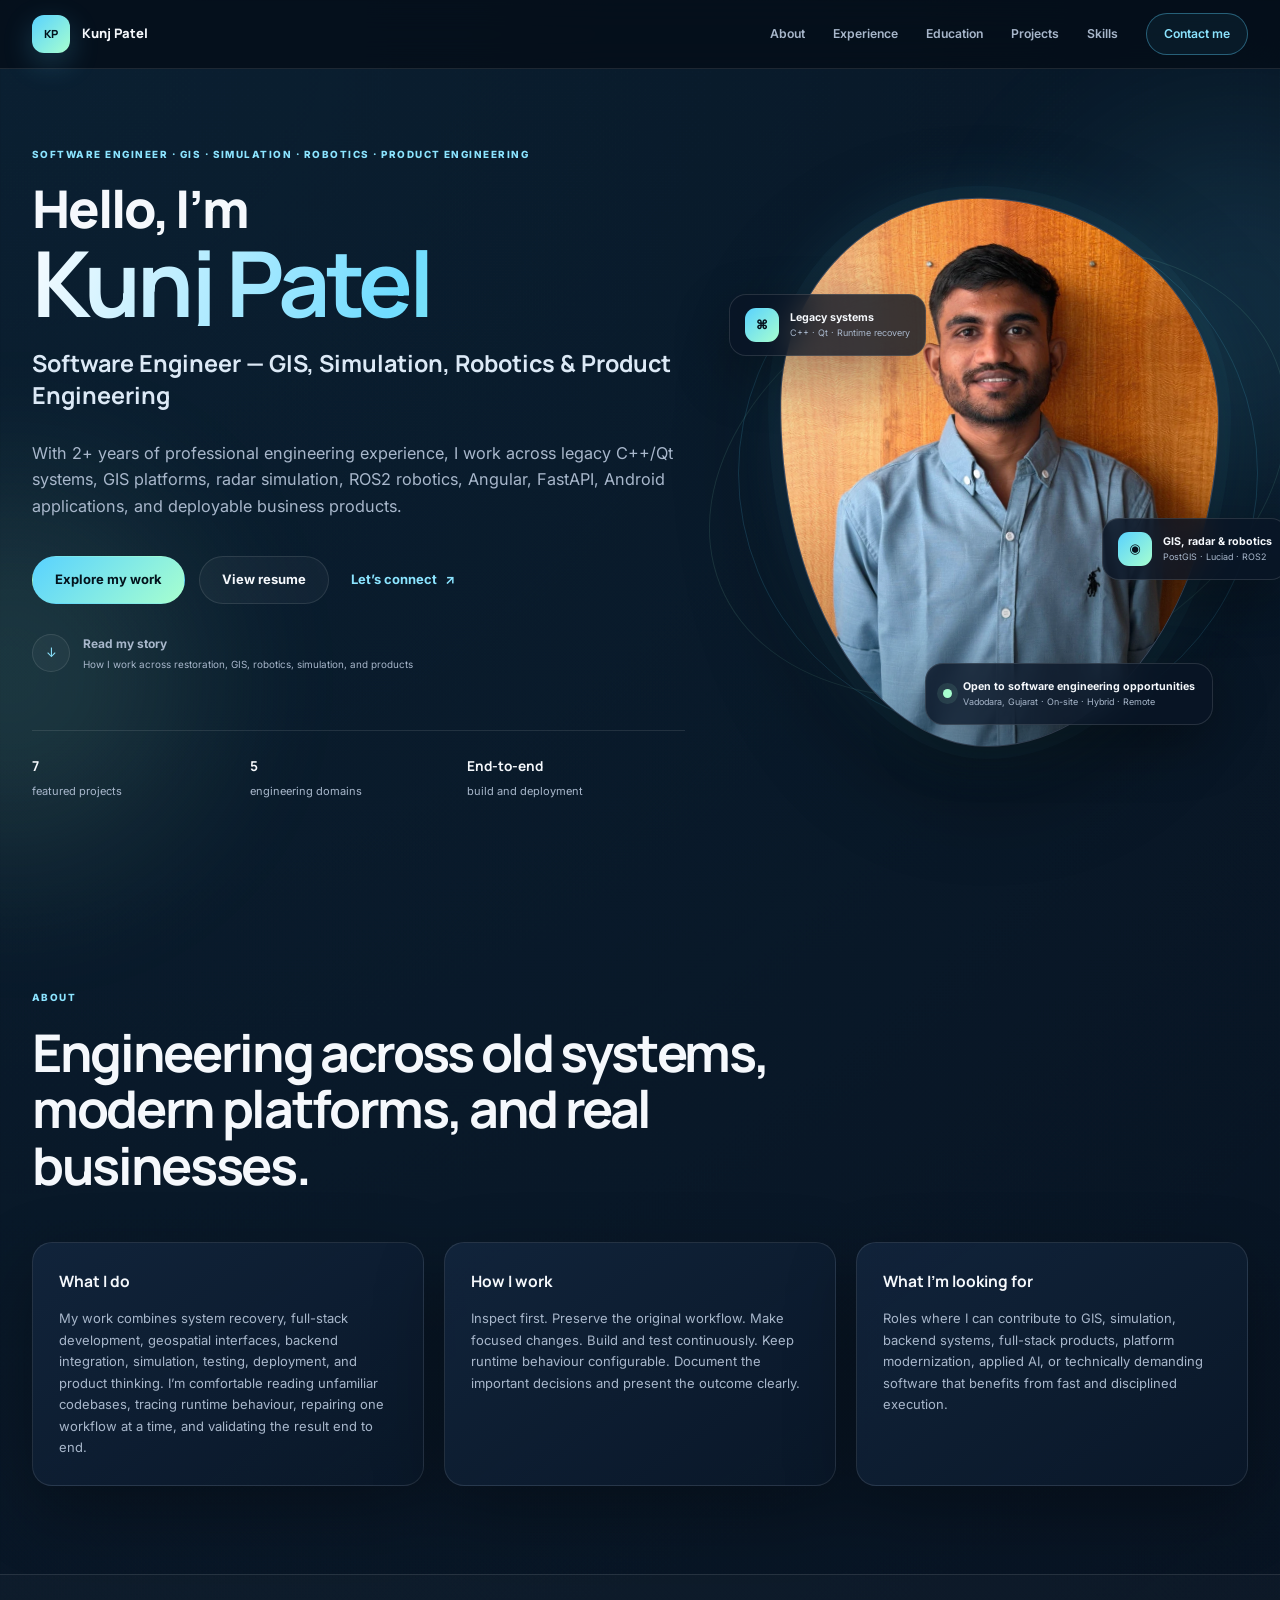
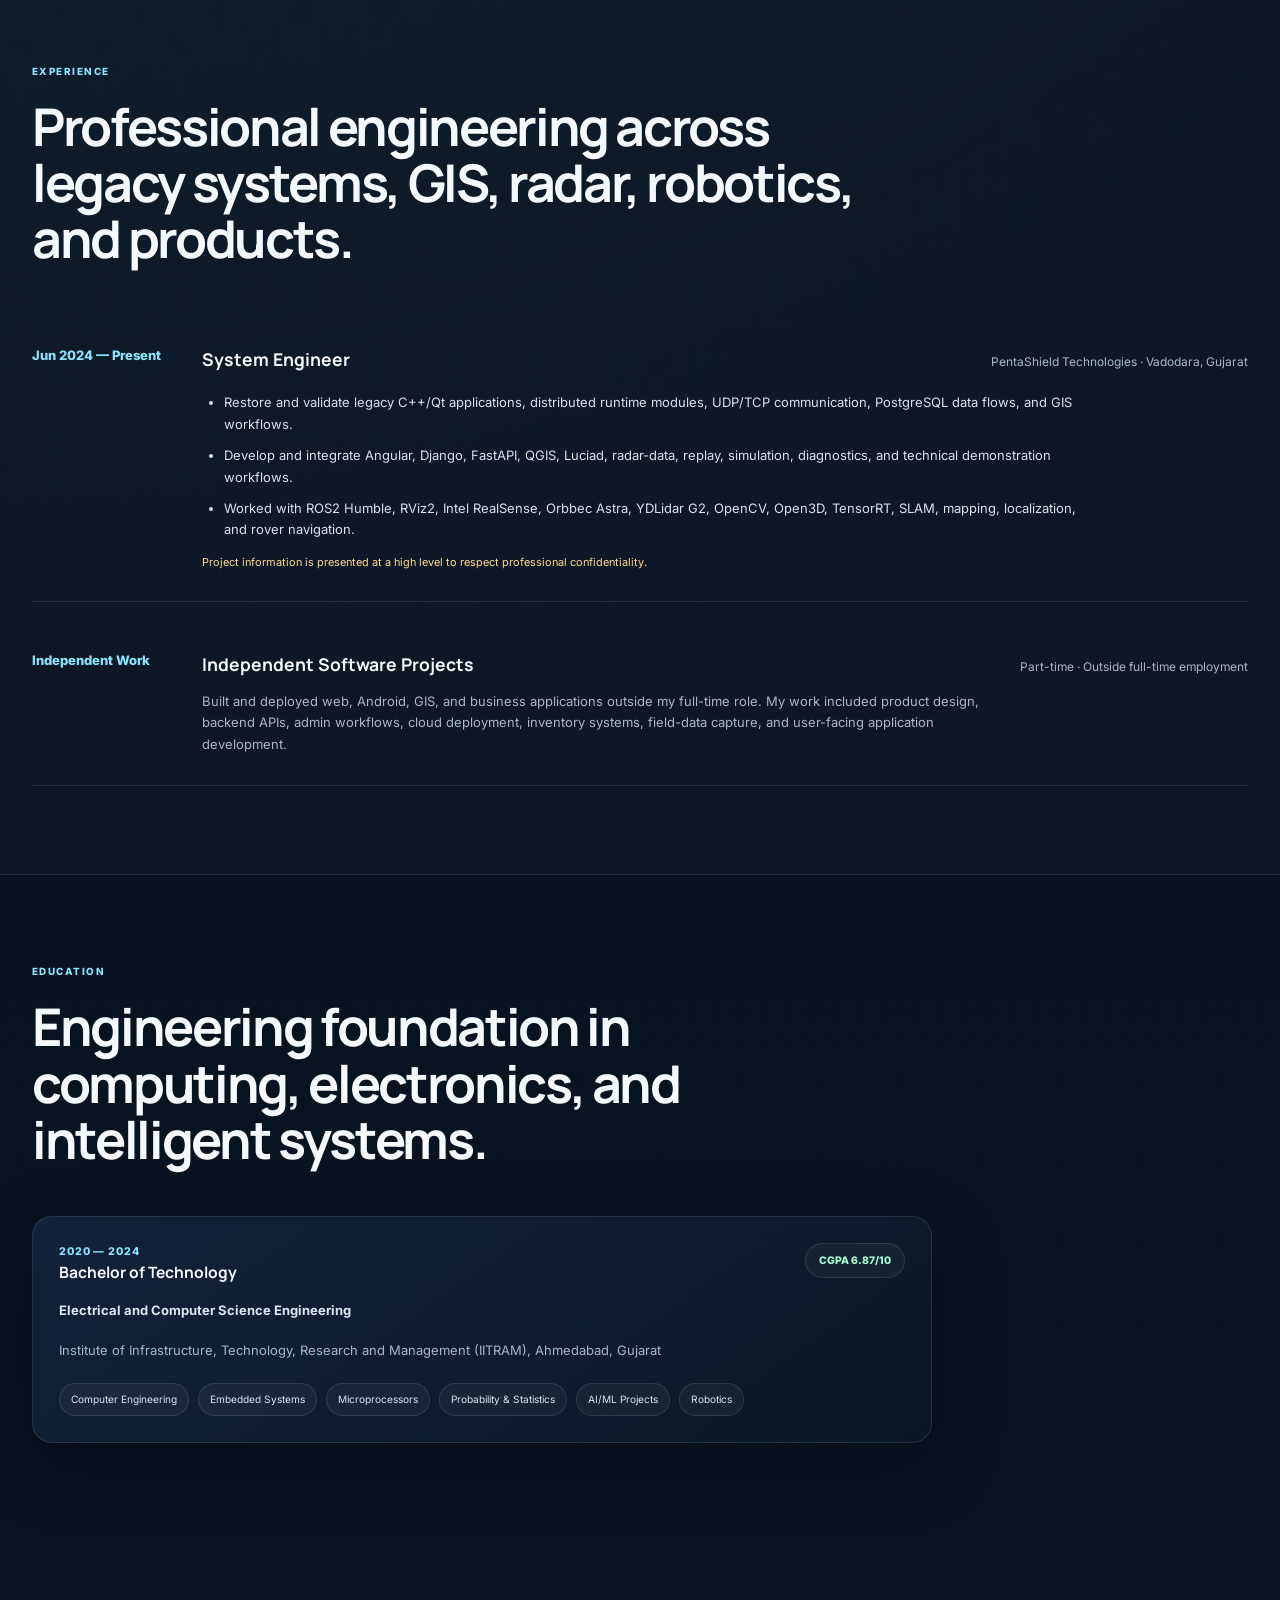
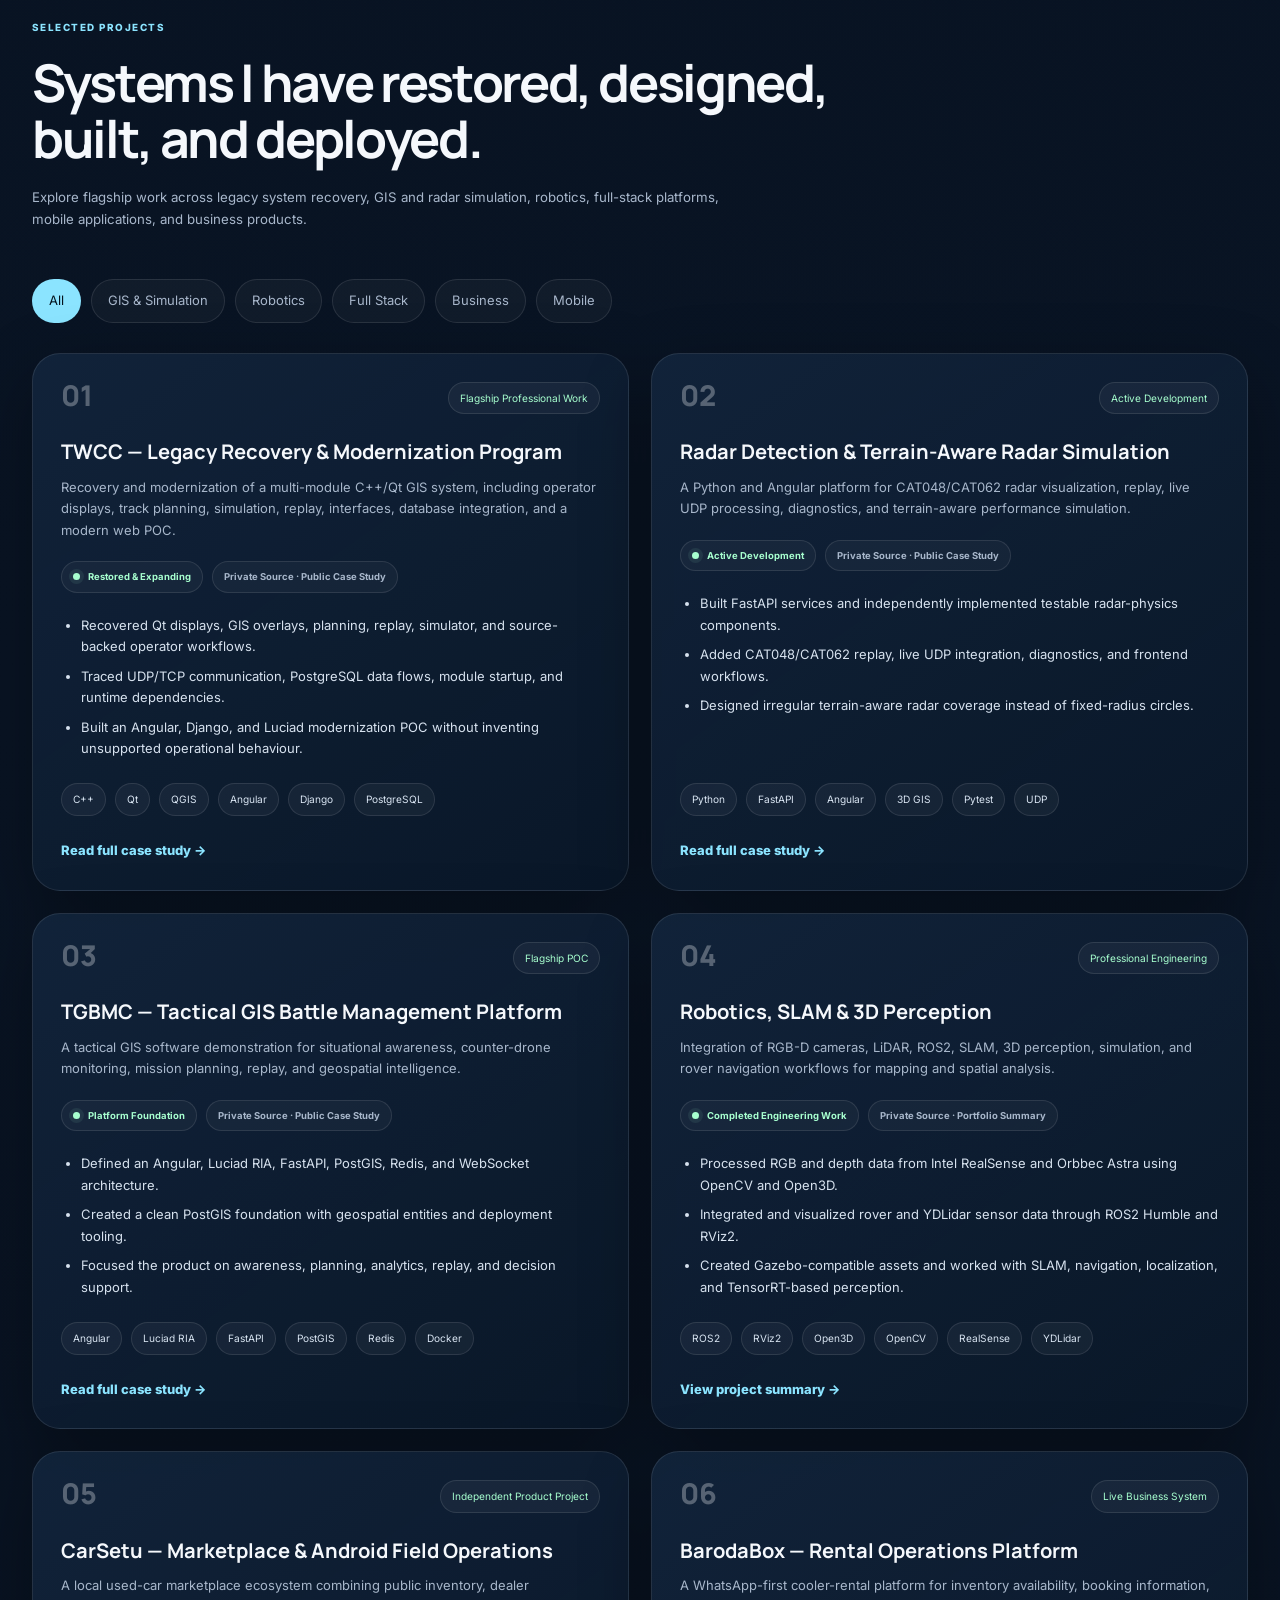
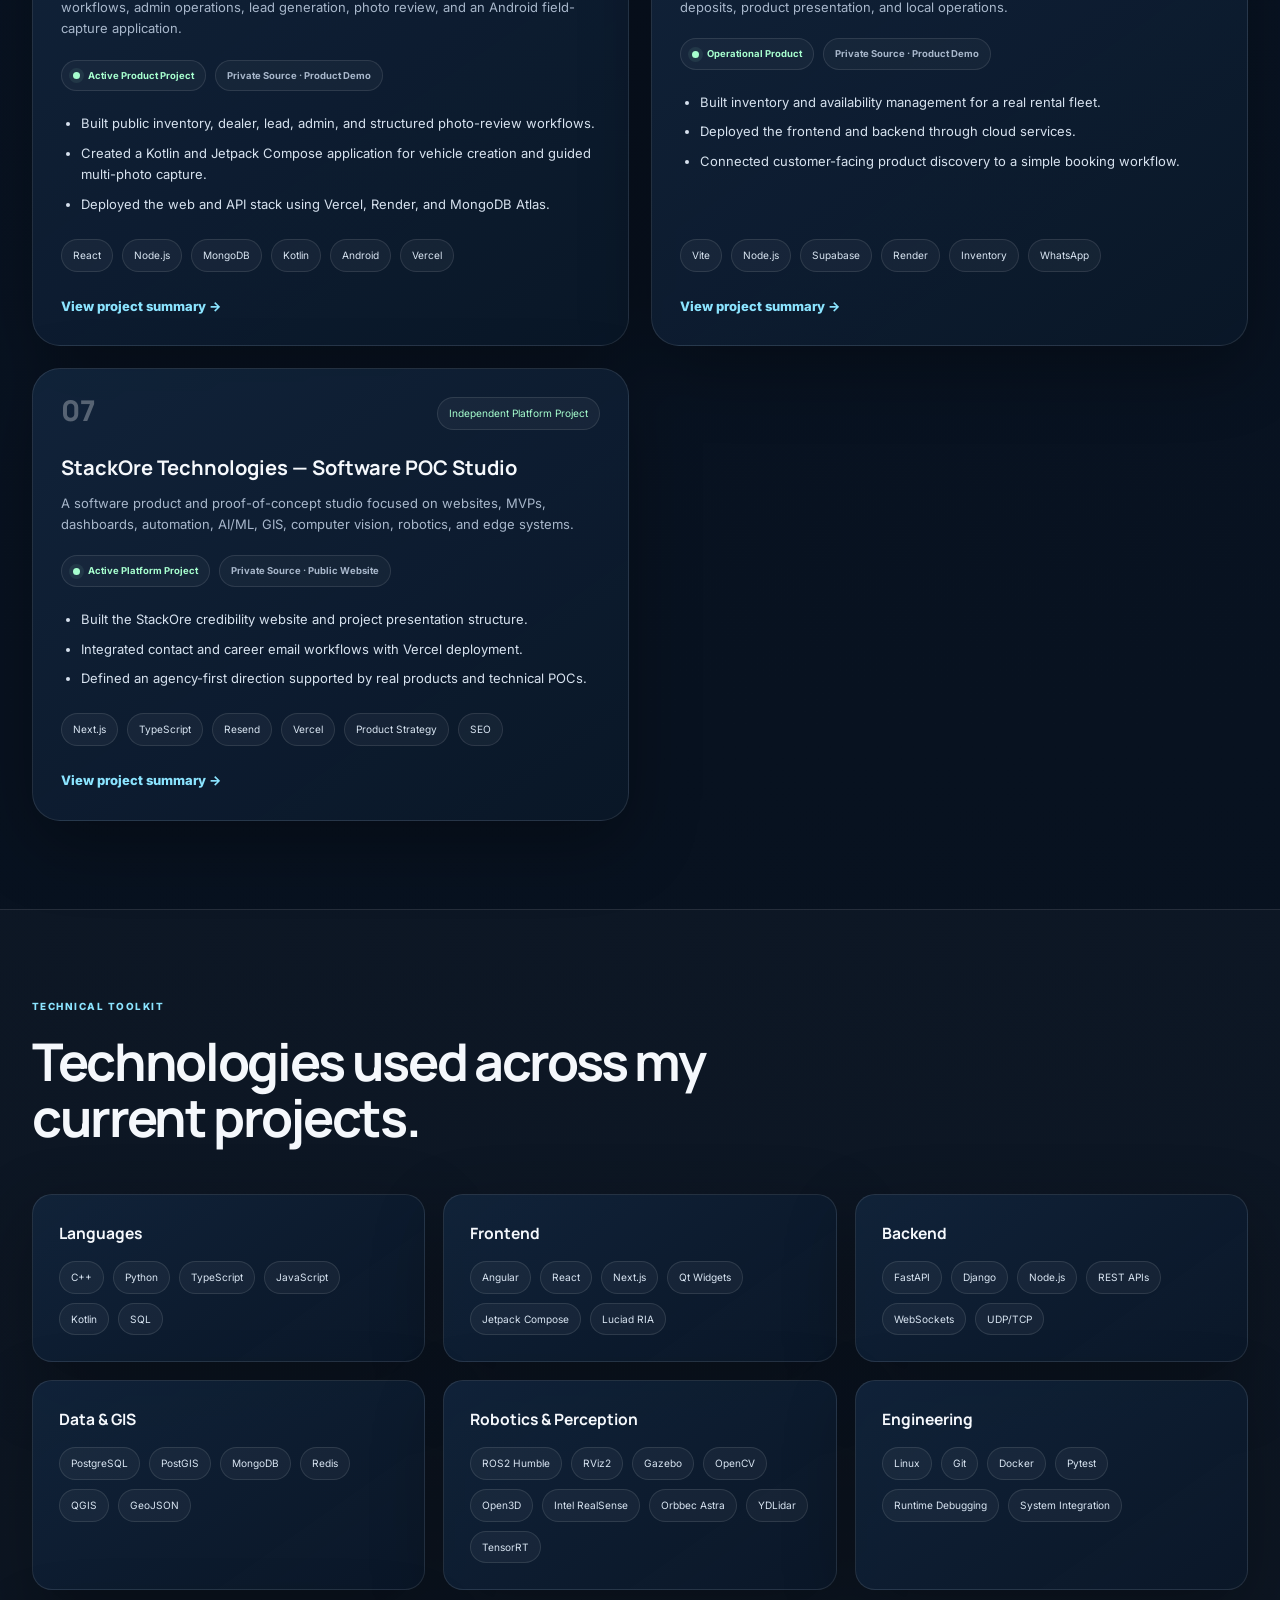
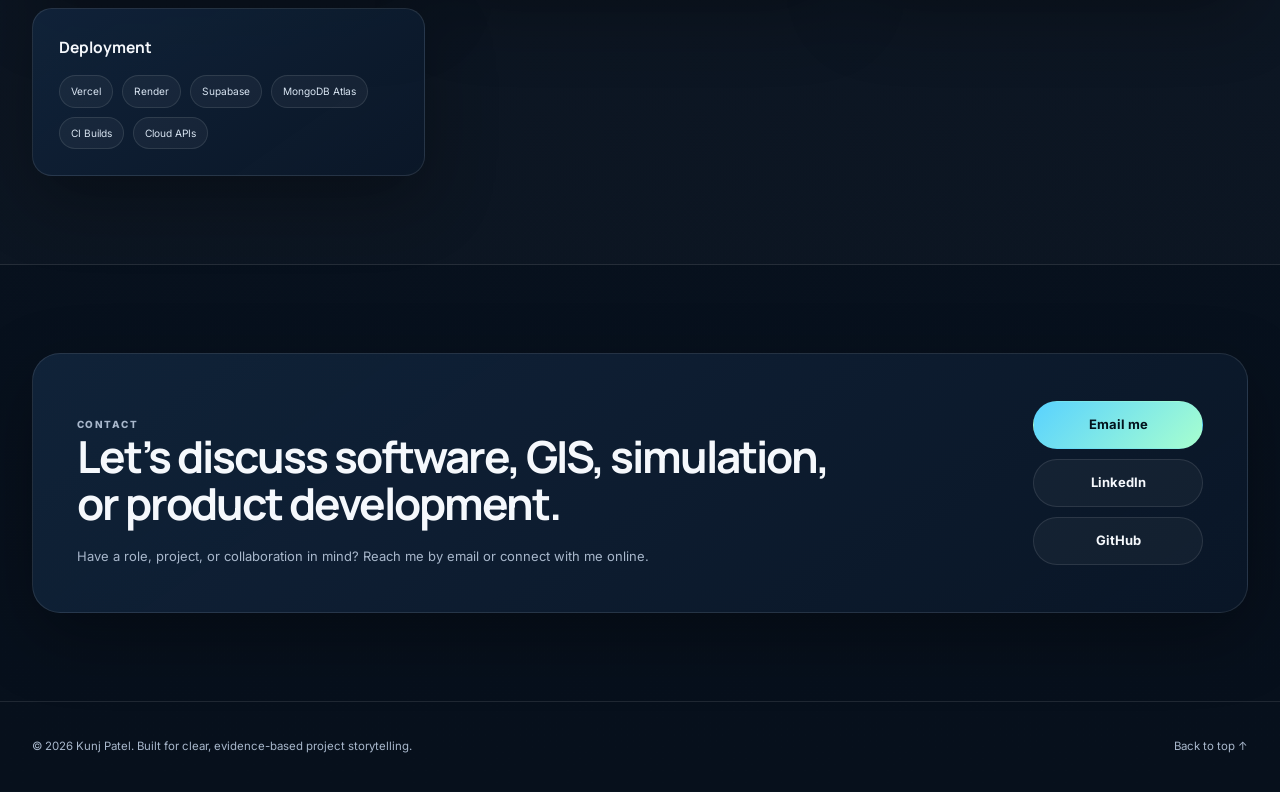
<file: index.html>
<!doctype html>
<html lang="en">
<head>
  <meta charset="UTF-8" />
  <meta name="viewport" content="width=device-width, initial-scale=1.0" />
    <link rel="icon" type="image/svg+xml" href="./favicon.svg" />
  <meta name="description" content="Kunj Patel — Software Engineer specializing in GIS, simulation, robotics, legacy system restoration, and product engineering." />
  <title>Kunj Patel | GIS, Simulation, Robotics & Product Engineering</title>
  <link rel="preconnect" href="https://fonts.googleapis.com">
  <link rel="preconnect" href="https://fonts.gstatic.com" crossorigin>
  <link href="https://fonts.googleapis.com/css2?family=Inter:wght@400;500;600;700;800&family=Manrope:wght@600;700;800&display=swap" rel="stylesheet">
  <link rel="stylesheet" href="./styles.css" />
</head>
<body>
  <div class="ambient ambient-one"></div>
  <div class="ambient ambient-two"></div>

  <header class="site-header">
    <nav class="nav shell" aria-label="Main navigation">
      <a class="brand" href="#home" aria-label="Kunj Patel home">
        <span class="brand-mark">KP</span>
        <span>Kunj Patel</span>
      </a>

      <button class="menu-button" id="menuButton" aria-label="Open navigation menu" aria-expanded="false">
        <span></span><span></span><span></span>
      </button>

      <div class="nav-links" id="navLinks">
        <a href="#about">About</a>
        <a href="#experience">Experience</a>
        <a href="#education">Education</a>
        <a href="#projects">Projects</a>
        <a href="#skills">Skills</a>
        <a class="nav-contact" href="#contact">Contact me</a>
      </div>
    </nav>
  </header>

  <main>
    <section class="hero shell section" id="home">
      <div class="hero-copy reveal">
        <p class="eyebrow">SOFTWARE ENGINEER · GIS · SIMULATION · ROBOTICS · PRODUCT ENGINEERING</p>
        <p class="hero-greeting">Hello, I’m</p>
        <h1><span class="gradient-name">Kunj Patel</span></h1>
        <p class="hero-role">Software Engineer — GIS, Simulation, Robotics & Product Engineering</p>
        <p class="hero-text">
          With 2+ years of professional engineering experience, I work across legacy
          C++/Qt systems, GIS platforms, radar simulation, ROS2 robotics, Angular,
          FastAPI, Android applications, and deployable business products.
        </p>

        <div class="hero-actions">
          <a class="button primary" href="#projects">Explore my work</a>
          <a class="button secondary" href="./resume.pdf" target="_blank" rel="noreferrer">View resume</a>
          <a class="text-link" href="#contact">Let’s connect <span>↗</span></a>
        </div>

        <a class="hero-read-more" href="#about">
          <span class="hero-read-icon">↓</span>
          <span>
            <strong>Read my story</strong>
            <small>How I work across restoration, GIS, robotics, simulation, and products</small>
          </span>
        </a>

        <div class="hero-stats">
          <div><strong>7</strong><span>featured projects</span></div>
          <div><strong>5</strong><span>engineering domains</span></div>
          <div><strong>End-to-end</strong><span>build and deployment</span></div>
        </div>
      </div>

      <aside class="hero-visual reveal" aria-label="Portrait of Kunj Patel">
        <div class="portrait-orbit orbit-one"></div>
        <div class="portrait-orbit orbit-two"></div>
        <div class="portrait-glow"></div>

        <div class="portrait-frame">
          <img
            src="./assets/kunj-portrait.webp"
            alt="Kunj Patel, software engineer specializing in GIS, simulation, robotics, and product engineering"
            width="960"
            height="1200"
          />
        </div>

        <div class="floating-card floating-card-one">
          <span class="floating-icon">⌘</span>
          <span><strong>Legacy systems</strong><small>C++ · Qt · Runtime recovery</small></span>
        </div>

        <div class="floating-card floating-card-two">
          <span class="floating-icon">◉</span>
          <span><strong>GIS, radar & robotics</strong><small>PostGIS · Luciad · ROS2</small></span>
        </div>

        <div class="availability-card">
          <span class="status-dot"></span>
          <span>
            <strong>Open to software engineering opportunities</strong>
            <small>Vadodara, Gujarat · On-site · Hybrid · Remote</small>
          </span>
        </div>
      </aside>
    </section>

    <section class="section shell" id="about">
      <div class="section-heading reveal">
        <p class="eyebrow">ABOUT</p>
        <h2>Engineering across old systems, modern platforms, and real businesses.</h2>
      </div>
      <div class="about-grid">
        <article class="content-card reveal">
          <h3>What I do</h3>
          <p>
            My work combines system recovery, full-stack development, geospatial interfaces,
            backend integration, simulation, testing, deployment, and product thinking.
            I’m comfortable reading unfamiliar codebases, tracing runtime behaviour,
            repairing one workflow at a time, and validating the result end to end.
          </p>
        </article>
        <article class="content-card reveal">
          <h3>How I work</h3>
          <p>
            Inspect first. Preserve the original workflow. Make focused changes.
            Build and test continuously. Keep runtime behaviour configurable.
            Document the important decisions and present the outcome clearly.
          </p>
        </article>
        <article class="content-card reveal">
          <h3>What I’m looking for</h3>
          <p>
            Roles where I can contribute to GIS, simulation, backend systems,
            full-stack products, platform modernization, applied AI, or technically
            demanding software that benefits from fast and disciplined execution.
          </p>
        </article>
      </div>
    </section>
    <section class="section section-muted" id="experience">
      <div class="shell">
        <div class="section-heading reveal">
          <p class="eyebrow">EXPERIENCE</p>
          <h2>Professional engineering across legacy systems, GIS, radar, robotics, and products.</h2>
        </div>

        <div class="timeline">
          <article class="timeline-item reveal">
            <div class="timeline-period">Jun 2024 — Present</div>
            <div class="timeline-body">
              <div class="timeline-title">
                <h3>System Engineer</h3>
                <span>PentaShield Technologies · Vadodara, Gujarat</span>
              </div>

              <ul class="experience-points">
                <li>
                  Restore and validate legacy C++/Qt applications, distributed runtime
                  modules, UDP/TCP communication, PostgreSQL data flows, and GIS workflows.
                </li>
                <li>
                  Develop and integrate Angular, Django, FastAPI, QGIS, Luciad, radar-data,
                  replay, simulation, diagnostics, and technical demonstration workflows.
                </li>
                <li>
                  Worked with ROS2 Humble, RViz2, Intel RealSense, Orbbec Astra,
                  YDLidar G2, OpenCV, Open3D, TensorRT, SLAM, mapping, localization,
                  and rover navigation.
                </li>
              </ul>

              <p class="notice">
                Project information is presented at a high level to respect
                professional confidentiality.
              </p>
            </div>
          </article>
          <article class="timeline-item reveal">
            <div class="timeline-period">Independent Work</div>
            <div class="timeline-body">
              <div class="timeline-title">
                <h3>Independent Software Projects</h3>
                <span>Part-time · Outside full-time employment</span>
              </div>
              <p>
                Built and deployed web, Android, GIS, and business applications
                outside my full-time role. My work included product design,
                backend APIs, admin workflows, cloud deployment, inventory systems,
                field-data capture, and user-facing application development.
              </p>
            </div>
          </article>

        </div>
      </div>
    </section>

    <section class="section shell" id="education">
      <div class="section-heading reveal">
        <p class="eyebrow">EDUCATION</p>
        <h2>Engineering foundation in computing, electronics, and intelligent systems.</h2>
      </div>

      <div class="education-grid">
        <article class="content-card education-card reveal">
          <div class="education-top">
            <div>
              <p class="education-period">2020 — 2024</p>
              <h3>Bachelor of Technology</h3>
              <p class="education-degree">
                Electrical and Computer Science Engineering
              </p>
            </div>
            <span class="education-score">CGPA 6.87/10</span>
          </div>

          <p class="education-institute">
            Institute of Infrastructure, Technology, Research and Management
            (IITRAM), Ahmedabad, Gujarat
          </p>

          <div class="tag-list education-tags">
            <span>Computer Engineering</span>
            <span>Embedded Systems</span>
            <span>Microprocessors</span>
            <span>Probability & Statistics</span>
            <span>AI/ML Projects</span>
            <span>Robotics</span>
          </div>
        </article>
      </div>
    </section>

    <section class="section shell" id="projects">
      <div class="section-heading reveal">
        <p class="eyebrow">SELECTED PROJECTS</p>
        <h2>Systems I have restored, designed, built, and deployed.</h2>
        <p>
          Explore flagship work across legacy system recovery, GIS and radar simulation,
          robotics, full-stack platforms, mobile applications, and business products.
        </p>
      </div>

      <div class="filters reveal" role="group" aria-label="Project filters">
        <button class="filter active" data-filter="all">All</button>
        <button class="filter" data-filter="gis">GIS & Simulation</button>
        <button class="filter" data-filter="robotics">Robotics</button>
        <button class="filter" data-filter="platform">Full Stack</button>
        <button class="filter" data-filter="business">Business</button>
        <button class="filter" data-filter="mobile">Mobile</button>
      </div>

      <div class="project-grid" id="projectGrid"></div>
    </section>

    <section class="section section-muted" id="skills">
      <div class="shell">
        <div class="section-heading reveal">
          <p class="eyebrow">TECHNICAL TOOLKIT</p>
          <h2>Technologies used across my current projects.</h2>
        </div>

        <div class="skills-grid">
          <article class="skill-card reveal">
            <h3>Languages</h3>
            <div class="tag-list"><span>C++</span><span>Python</span><span>TypeScript</span><span>JavaScript</span><span>Kotlin</span><span>SQL</span></div>
          </article>
          <article class="skill-card reveal">
            <h3>Frontend</h3>
            <div class="tag-list"><span>Angular</span><span>React</span><span>Next.js</span><span>Qt Widgets</span><span>Jetpack Compose</span><span>Luciad RIA</span></div>
          </article>
          <article class="skill-card reveal">
            <h3>Backend</h3>
            <div class="tag-list"><span>FastAPI</span><span>Django</span><span>Node.js</span><span>REST APIs</span><span>WebSockets</span><span>UDP/TCP</span></div>
          </article>
          <article class="skill-card reveal">
            <h3>Data & GIS</h3>
            <div class="tag-list"><span>PostgreSQL</span><span>PostGIS</span><span>MongoDB</span><span>Redis</span><span>QGIS</span><span>GeoJSON</span></div>
          </article>

          <article class="skill-card reveal">
            <h3>Robotics & Perception</h3>
            <div class="tag-list">
              <span>ROS2 Humble</span>
              <span>RViz2</span>
              <span>Gazebo</span>
              <span>OpenCV</span>
              <span>Open3D</span>
              <span>Intel RealSense</span>
              <span>Orbbec Astra</span>
              <span>YDLidar</span>
              <span>TensorRT</span>
            </div>
          </article>
          <article class="skill-card reveal">
            <h3>Engineering</h3>
            <div class="tag-list"><span>Linux</span><span>Git</span><span>Docker</span><span>Pytest</span><span>Runtime Debugging</span><span>System Integration</span></div>
          </article>
          <article class="skill-card reveal">
            <h3>Deployment</h3>
            <div class="tag-list"><span>Vercel</span><span>Render</span><span>Supabase</span><span>MongoDB Atlas</span><span>CI Builds</span><span>Cloud APIs</span></div>
          </article>
        </div>
      </div>
    </section>

    <section class="section shell contact" id="contact">
      <div class="contact-card reveal">
        <div>
          <p class="eyebrow">CONTACT</p>
          <h2>Let’s discuss software, GIS, simulation, or product development.</h2>
          <p>
            Have a role, project, or collaboration in mind? Reach me by email or connect with me online.
          </p>
        </div>
        <div class="contact-actions">
          <a class="button primary" href="mailto:kunj6354@gmail.com">Email me</a>
          <a class="button secondary" href="https://www.linkedin.com/in/kunj6354/" target="_blank" rel="noreferrer">LinkedIn</a>
          <a class="button secondary" href="https://github.com/Kunj6354" target="_blank" rel="noreferrer">GitHub</a>
        </div>
      </div>
    </section>
  </main>

  <footer class="footer">
    <div class="shell footer-inner">
      <p>© <span id="year"></span> Kunj Patel. Built for clear, evidence-based project storytelling.</p>
      <a href="#home">Back to top ↑</a>
    </div>
  </footer>

  <dialog class="project-modal" id="projectModal">
    <button class="modal-close" id="modalClose" aria-label="Close project details">×</button>
    <div id="modalContent"></div>
  </dialog>

  <script src="./script.js"></script>
</body>
</html>
</file>
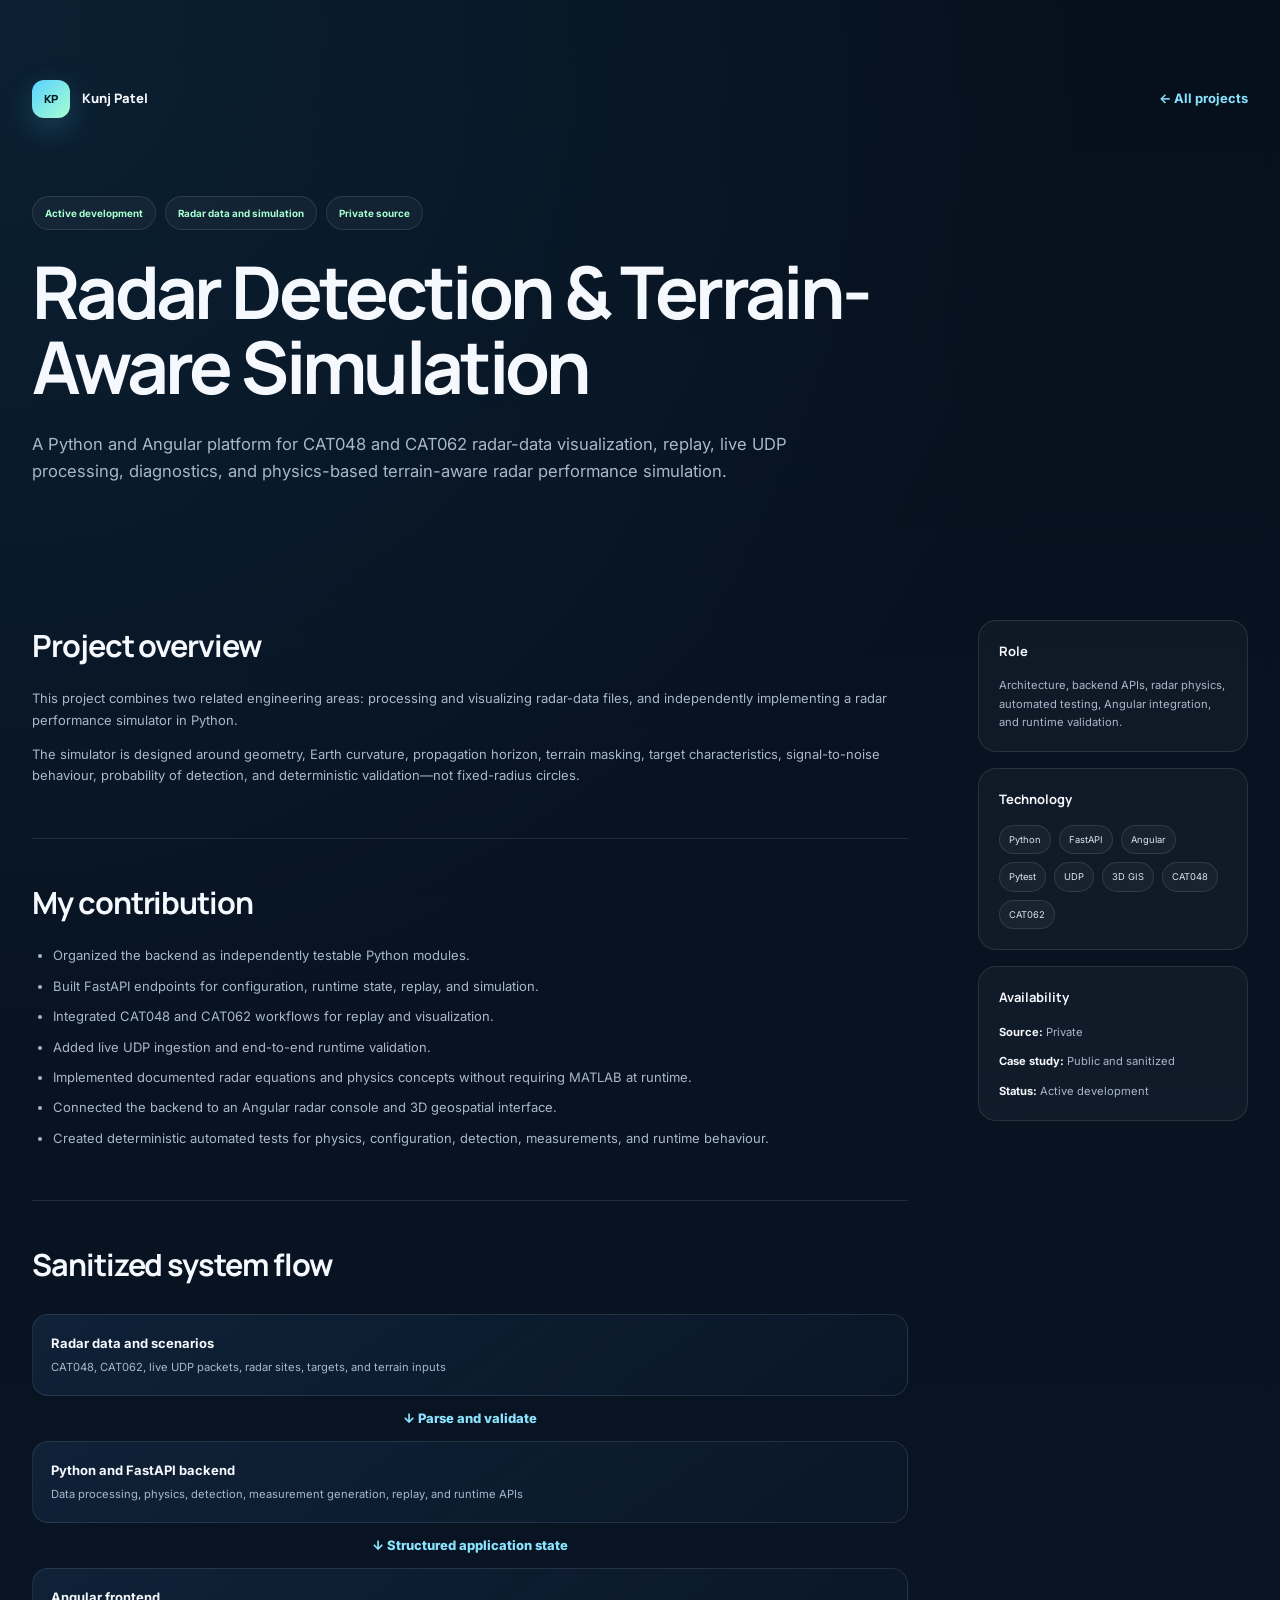
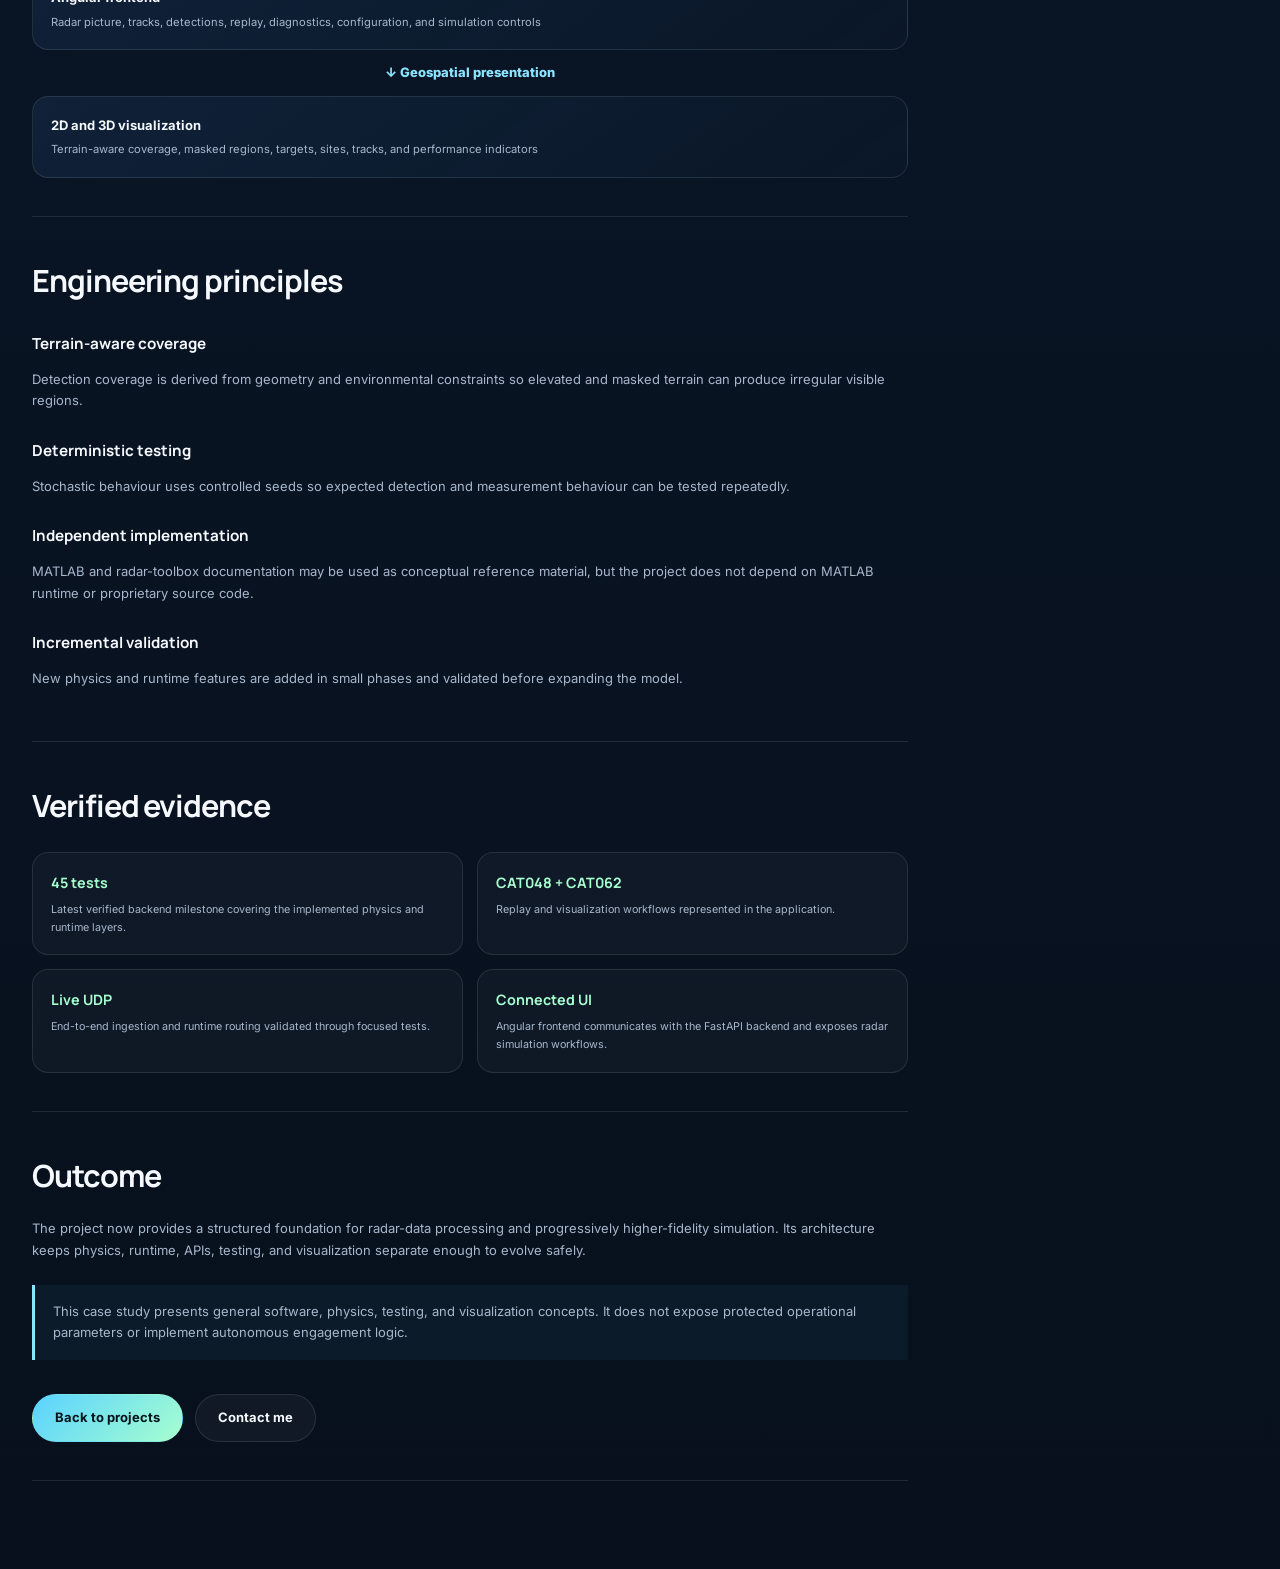
<file: projects/radar.html>
<!doctype html>
<html lang="en">
<head>
  <meta charset="UTF-8" />
  <meta name="viewport" content="width=device-width, initial-scale=1.0" />
  <meta
    name="description"
    content="Public engineering case study of a radar-data processing and terrain-aware radar simulation platform."
  />
  <title>Radar Detection & Simulation | Kunj Patel</title>
  <link rel="icon" type="image/svg+xml" href="../favicon.svg" />
  <link rel="preconnect" href="https://fonts.googleapis.com" />
  <link rel="preconnect" href="https://fonts.gstatic.com" crossorigin />
  <link
    href="https://fonts.googleapis.com/css2?family=Inter:wght@400;500;600;700;800&family=Manrope:wght@600;700;800&display=swap"
    rel="stylesheet"
  />
  <link rel="stylesheet" href="../styles.css" />
  <link rel="stylesheet" href="./project.css" />
</head>
<body>
  <header class="case-header">
    <div class="shell">
      <nav class="case-nav">
        <a class="brand" href="../index.html">
          <span class="brand-mark">KP</span>
          <span>Kunj Patel</span>
        </a>
        <a class="case-back" href="../index.html#projects">← All projects</a>
      </nav>

      <div class="case-hero">
        <div class="case-labels">
          <span>Active development</span>
          <span>Radar data and simulation</span>
          <span>Private source</span>
        </div>

        <h1>Radar Detection & Terrain-Aware Simulation</h1>

        <p class="case-lead">
          A Python and Angular platform for CAT048 and CAT062 radar-data
          visualization, replay, live UDP processing, diagnostics, and
          physics-based terrain-aware radar performance simulation.
        </p>
      </div>
    </div>
  </header>

  <main class="section shell">
    <div class="case-layout">
      <article class="case-content">
        <section class="case-section">
          <h2>Project overview</h2>
          <p>
            This project combines two related engineering areas: processing and
            visualizing radar-data files, and independently implementing a radar
            performance simulator in Python.
          </p>
          <p>
            The simulator is designed around geometry, Earth curvature,
            propagation horizon, terrain masking, target characteristics,
            signal-to-noise behaviour, probability of detection, and
            deterministic validation—not fixed-radius circles.
          </p>
        </section>

        <section class="case-section">
          <h2>My contribution</h2>
          <ul>
            <li>Organized the backend as independently testable Python modules.</li>
            <li>Built FastAPI endpoints for configuration, runtime state, replay, and simulation.</li>
            <li>Integrated CAT048 and CAT062 workflows for replay and visualization.</li>
            <li>Added live UDP ingestion and end-to-end runtime validation.</li>
            <li>Implemented documented radar equations and physics concepts without requiring MATLAB at runtime.</li>
            <li>Connected the backend to an Angular radar console and 3D geospatial interface.</li>
            <li>Created deterministic automated tests for physics, configuration, detection, measurements, and runtime behaviour.</li>
          </ul>
        </section>

        <section class="case-section">
          <h2>Sanitized system flow</h2>

          <div class="architecture-flow">
            <div class="architecture-node">
              <strong>Radar data and scenarios</strong>
              <span>CAT048, CAT062, live UDP packets, radar sites, targets, and terrain inputs</span>
            </div>

            <div class="architecture-arrow">↓ Parse and validate</div>

            <div class="architecture-node">
              <strong>Python and FastAPI backend</strong>
              <span>Data processing, physics, detection, measurement generation, replay, and runtime APIs</span>
            </div>

            <div class="architecture-arrow">↓ Structured application state</div>

            <div class="architecture-node">
              <strong>Angular frontend</strong>
              <span>Radar picture, tracks, detections, replay, diagnostics, configuration, and simulation controls</span>
            </div>

            <div class="architecture-arrow">↓ Geospatial presentation</div>

            <div class="architecture-node">
              <strong>2D and 3D visualization</strong>
              <span>Terrain-aware coverage, masked regions, targets, sites, tracks, and performance indicators</span>
            </div>
          </div>
        </section>

        <section class="case-section">
          <h2>Engineering principles</h2>

          <h3>Terrain-aware coverage</h3>
          <p>
            Detection coverage is derived from geometry and environmental
            constraints so elevated and masked terrain can produce irregular
            visible regions.
          </p>

          <h3>Deterministic testing</h3>
          <p>
            Stochastic behaviour uses controlled seeds so expected detection
            and measurement behaviour can be tested repeatedly.
          </p>

          <h3>Independent implementation</h3>
          <p>
            MATLAB and radar-toolbox documentation may be used as conceptual
            reference material, but the project does not depend on MATLAB
            runtime or proprietary source code.
          </p>

          <h3>Incremental validation</h3>
          <p>
            New physics and runtime features are added in small phases and
            validated before expanding the model.
          </p>
        </section>

        <section class="case-section">
          <h2>Verified evidence</h2>

          <div class="evidence-grid">
            <div class="evidence-card">
              <strong>45 tests</strong>
              <span>Latest verified backend milestone covering the implemented physics and runtime layers.</span>
            </div>

            <div class="evidence-card">
              <strong>CAT048 + CAT062</strong>
              <span>Replay and visualization workflows represented in the application.</span>
            </div>

            <div class="evidence-card">
              <strong>Live UDP</strong>
              <span>End-to-end ingestion and runtime routing validated through focused tests.</span>
            </div>

            <div class="evidence-card">
              <strong>Connected UI</strong>
              <span>Angular frontend communicates with the FastAPI backend and exposes radar simulation workflows.</span>
            </div>
          </div>
        </section>

        <section class="case-section">
          <h2>Outcome</h2>
          <p>
            The project now provides a structured foundation for radar-data
            processing and progressively higher-fidelity simulation. Its
            architecture keeps physics, runtime, APIs, testing, and visualization
            separate enough to evolve safely.
          </p>

          <div class="case-note">
            This case study presents general software, physics, testing, and
            visualization concepts. It does not expose protected operational
            parameters or implement autonomous engagement logic.
          </div>

          <div class="case-footer-actions">
            <a class="button primary" href="../index.html#projects">Back to projects</a>
            <a class="button secondary" href="../index.html#contact">Contact me</a>
          </div>
        </section>
      </article>

      <aside class="case-sidebar">
        <div class="case-side-card">
          <h3>Role</h3>
          <p>Architecture, backend APIs, radar physics, automated testing, Angular integration, and runtime validation.</p>
        </div>

        <div class="case-side-card">
          <h3>Technology</h3>
          <div class="case-stack">
            <span>Python</span>
            <span>FastAPI</span>
            <span>Angular</span>
            <span>Pytest</span>
            <span>UDP</span>
            <span>3D GIS</span>
            <span>CAT048</span>
            <span>CAT062</span>
          </div>
        </div>

        <div class="case-side-card">
          <h3>Availability</h3>
          <p><strong>Source:</strong> Private</p>
          <p><strong>Case study:</strong> Public and sanitized</p>
          <p><strong>Status:</strong> Active development</p>
        </div>
      </aside>
    </div>
  </main>
</body>
</html>
</file>
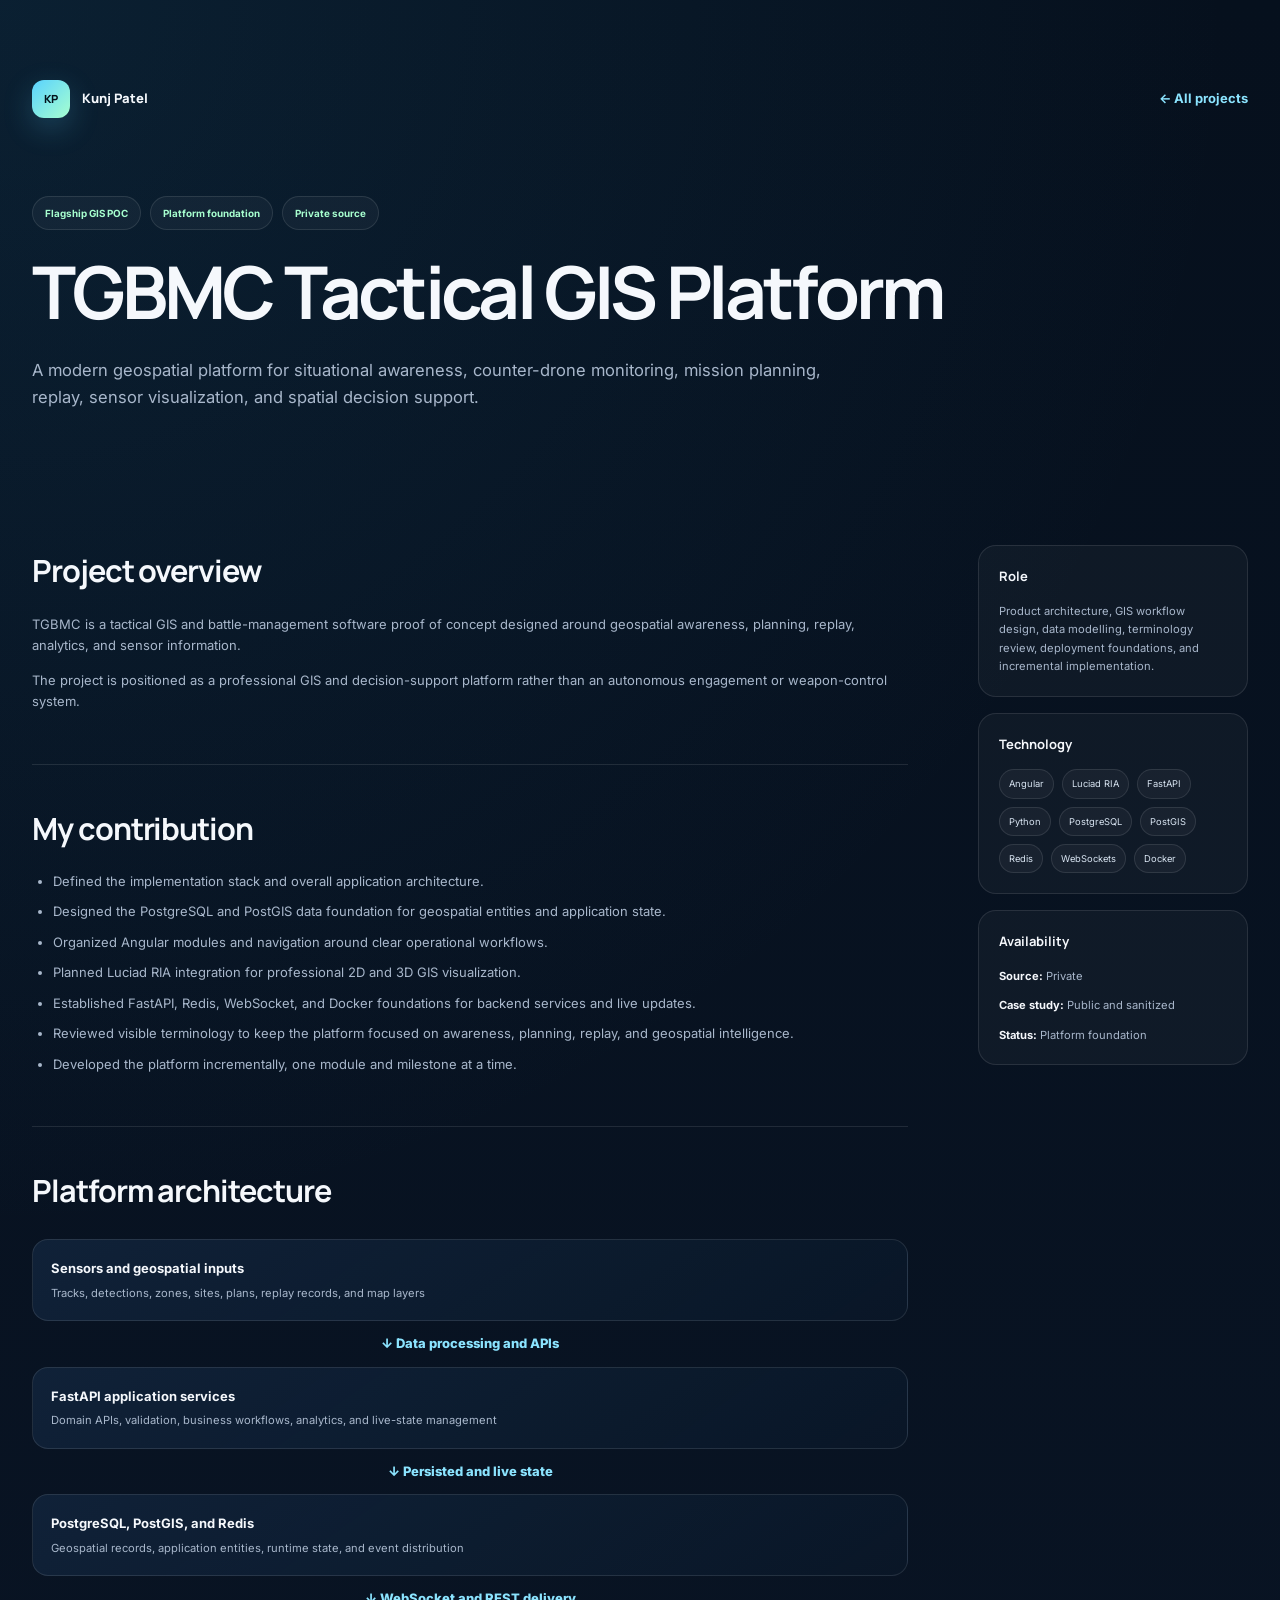
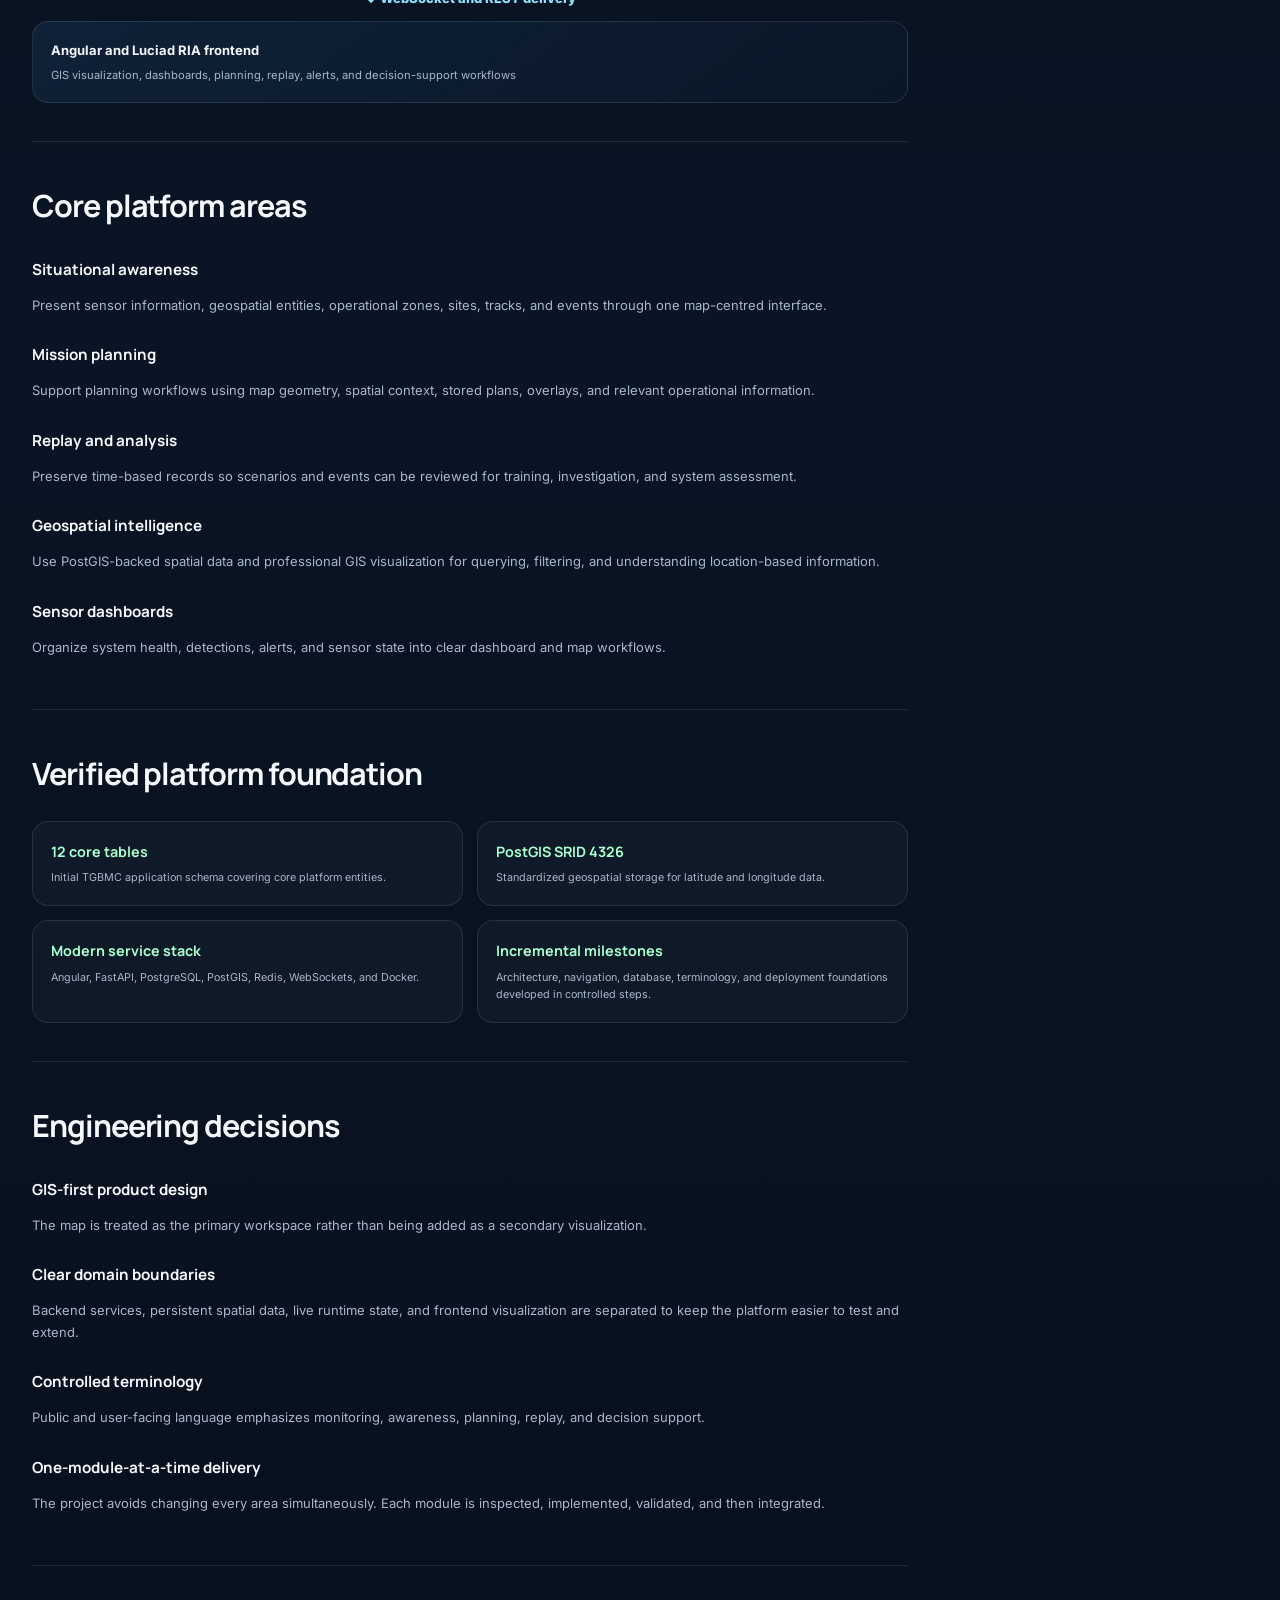
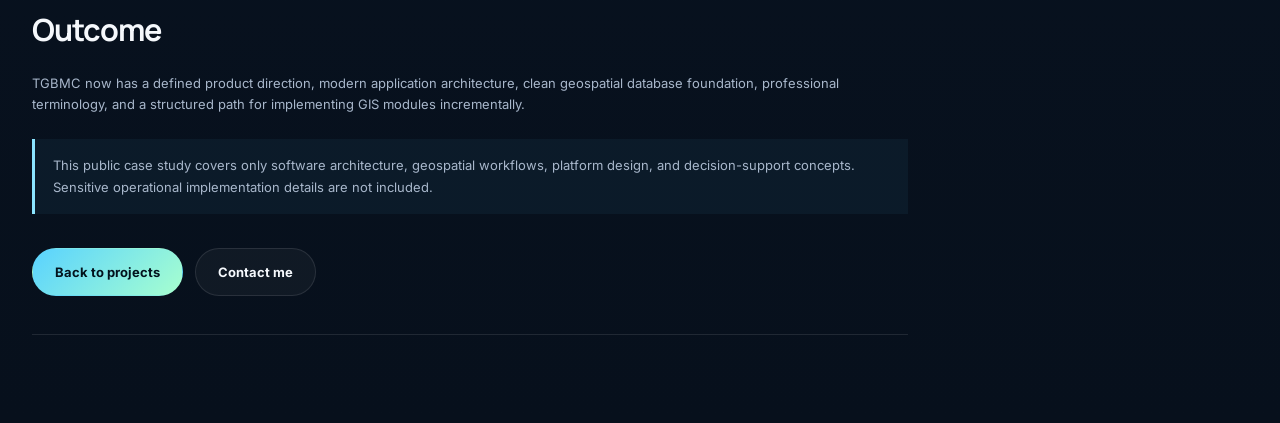
<file: projects/tgbmc.html>
<!doctype html>
<html lang="en">
<head>
  <meta charset="UTF-8" />
  <meta name="viewport" content="width=device-width, initial-scale=1.0" />

  <meta
    name="description"
    content="Public engineering case study of the TGBMC tactical GIS and geospatial decision-support platform."
  />

  <title>TGBMC Tactical GIS Platform | Kunj Patel</title>

  <link rel="icon" type="image/svg+xml" href="../favicon.svg" />

  <link rel="preconnect" href="https://fonts.googleapis.com" />
  <link rel="preconnect" href="https://fonts.gstatic.com" crossorigin />

  <link
    href="https://fonts.googleapis.com/css2?family=Inter:wght@400;500;600;700;800&family=Manrope:wght@600;700;800&display=swap"
    rel="stylesheet"
  />

  <link rel="stylesheet" href="../styles.css" />
  <link rel="stylesheet" href="./project.css" />
</head>

<body>
  <header class="case-header">
    <div class="shell">
      <nav class="case-nav">
        <a class="brand" href="../index.html">
          <span class="brand-mark">KP</span>
          <span>Kunj Patel</span>
        </a>

        <a class="case-back" href="../index.html#projects">
          ← All projects
        </a>
      </nav>

      <div class="case-hero">
        <div class="case-labels">
          <span>Flagship GIS POC</span>
          <span>Platform foundation</span>
          <span>Private source</span>
        </div>

        <h1>TGBMC Tactical GIS Platform</h1>

        <p class="case-lead">
          A modern geospatial platform for situational awareness, counter-drone
          monitoring, mission planning, replay, sensor visualization, and
          spatial decision support.
        </p>
      </div>
    </div>
  </header>

  <main class="section shell">
    <div class="case-layout">
      <article class="case-content">

        <section class="case-section">
          <h2>Project overview</h2>

          <p>
            TGBMC is a tactical GIS and battle-management software
            proof of concept designed around geospatial awareness, planning,
            replay, analytics, and sensor information.
          </p>

          <p>
            The project is positioned as a professional GIS and decision-support
            platform rather than an autonomous engagement or weapon-control
            system.
          </p>
        </section>

        <section class="case-section">
          <h2>My contribution</h2>

          <ul>
            <li>
              Defined the implementation stack and overall application
              architecture.
            </li>

            <li>
              Designed the PostgreSQL and PostGIS data foundation for
              geospatial entities and application state.
            </li>

            <li>
              Organized Angular modules and navigation around clear operational
              workflows.
            </li>

            <li>
              Planned Luciad RIA integration for professional 2D and 3D GIS
              visualization.
            </li>

            <li>
              Established FastAPI, Redis, WebSocket, and Docker foundations for
              backend services and live updates.
            </li>

            <li>
              Reviewed visible terminology to keep the platform focused on
              awareness, planning, replay, and geospatial intelligence.
            </li>

            <li>
              Developed the platform incrementally, one module and milestone at
              a time.
            </li>
          </ul>
        </section>

        <section class="case-section">
          <h2>Platform architecture</h2>

          <div class="architecture-flow">
            <div class="architecture-node">
              <strong>Sensors and geospatial inputs</strong>
              <span>
                Tracks, detections, zones, sites, plans, replay records, and
                map layers
              </span>
            </div>

            <div class="architecture-arrow">↓ Data processing and APIs</div>

            <div class="architecture-node">
              <strong>FastAPI application services</strong>
              <span>
                Domain APIs, validation, business workflows, analytics, and
                live-state management
              </span>
            </div>

            <div class="architecture-arrow">↓ Persisted and live state</div>

            <div class="architecture-node">
              <strong>PostgreSQL, PostGIS, and Redis</strong>
              <span>
                Geospatial records, application entities, runtime state, and
                event distribution
              </span>
            </div>

            <div class="architecture-arrow">↓ WebSocket and REST delivery</div>

            <div class="architecture-node">
              <strong>Angular and Luciad RIA frontend</strong>
              <span>
                GIS visualization, dashboards, planning, replay, alerts, and
                decision-support workflows
              </span>
            </div>
          </div>
        </section>

        <section class="case-section">
          <h2>Core platform areas</h2>

          <h3>Situational awareness</h3>
          <p>
            Present sensor information, geospatial entities, operational zones,
            sites, tracks, and events through one map-centred interface.
          </p>

          <h3>Mission planning</h3>
          <p>
            Support planning workflows using map geometry, spatial context,
            stored plans, overlays, and relevant operational information.
          </p>

          <h3>Replay and analysis</h3>
          <p>
            Preserve time-based records so scenarios and events can be reviewed
            for training, investigation, and system assessment.
          </p>

          <h3>Geospatial intelligence</h3>
          <p>
            Use PostGIS-backed spatial data and professional GIS visualization
            for querying, filtering, and understanding location-based
            information.
          </p>

          <h3>Sensor dashboards</h3>
          <p>
            Organize system health, detections, alerts, and sensor state into
            clear dashboard and map workflows.
          </p>
        </section>

        <section class="case-section">
          <h2>Verified platform foundation</h2>

          <div class="evidence-grid">
            <div class="evidence-card">
              <strong>12 core tables</strong>
              <span>
                Initial TGBMC application schema covering core platform
                entities.
              </span>
            </div>

            <div class="evidence-card">
              <strong>PostGIS SRID 4326</strong>
              <span>
                Standardized geospatial storage for latitude and longitude data.
              </span>
            </div>

            <div class="evidence-card">
              <strong>Modern service stack</strong>
              <span>
                Angular, FastAPI, PostgreSQL, PostGIS, Redis, WebSockets, and
                Docker.
              </span>
            </div>

            <div class="evidence-card">
              <strong>Incremental milestones</strong>
              <span>
                Architecture, navigation, database, terminology, and deployment
                foundations developed in controlled steps.
              </span>
            </div>
          </div>
        </section>

        <section class="case-section">
          <h2>Engineering decisions</h2>

          <h3>GIS-first product design</h3>
          <p>
            The map is treated as the primary workspace rather than being added
            as a secondary visualization.
          </p>

          <h3>Clear domain boundaries</h3>
          <p>
            Backend services, persistent spatial data, live runtime state, and
            frontend visualization are separated to keep the platform easier to
            test and extend.
          </p>

          <h3>Controlled terminology</h3>
          <p>
            Public and user-facing language emphasizes monitoring, awareness,
            planning, replay, and decision support.
          </p>

          <h3>One-module-at-a-time delivery</h3>
          <p>
            The project avoids changing every area simultaneously. Each module
            is inspected, implemented, validated, and then integrated.
          </p>
        </section>

        <section class="case-section">
          <h2>Outcome</h2>

          <p>
            TGBMC now has a defined product direction, modern application
            architecture, clean geospatial database foundation, professional
            terminology, and a structured path for implementing GIS modules
            incrementally.
          </p>

          <div class="case-note">
            This public case study covers only software architecture,
            geospatial workflows, platform design, and decision-support
            concepts. Sensitive operational implementation details are not
            included.
          </div>

          <div class="case-footer-actions">
            <a class="button primary" href="../index.html#projects">
              Back to projects
            </a>

            <a class="button secondary" href="../index.html#contact">
              Contact me
            </a>
          </div>
        </section>
      </article>

      <aside class="case-sidebar">
        <div class="case-side-card">
          <h3>Role</h3>

          <p>
            Product architecture, GIS workflow design, data modelling,
            terminology review, deployment foundations, and incremental
            implementation.
          </p>
        </div>

        <div class="case-side-card">
          <h3>Technology</h3>

          <div class="case-stack">
            <span>Angular</span>
            <span>Luciad RIA</span>
            <span>FastAPI</span>
            <span>Python</span>
            <span>PostgreSQL</span>
            <span>PostGIS</span>
            <span>Redis</span>
            <span>WebSockets</span>
            <span>Docker</span>
          </div>
        </div>

        <div class="case-side-card">
          <h3>Availability</h3>

          <p><strong>Source:</strong> Private</p>
          <p><strong>Case study:</strong> Public and sanitized</p>
          <p><strong>Status:</strong> Platform foundation</p>
        </div>
      </aside>
    </div>
  </main>
</body>
</html>
</file>
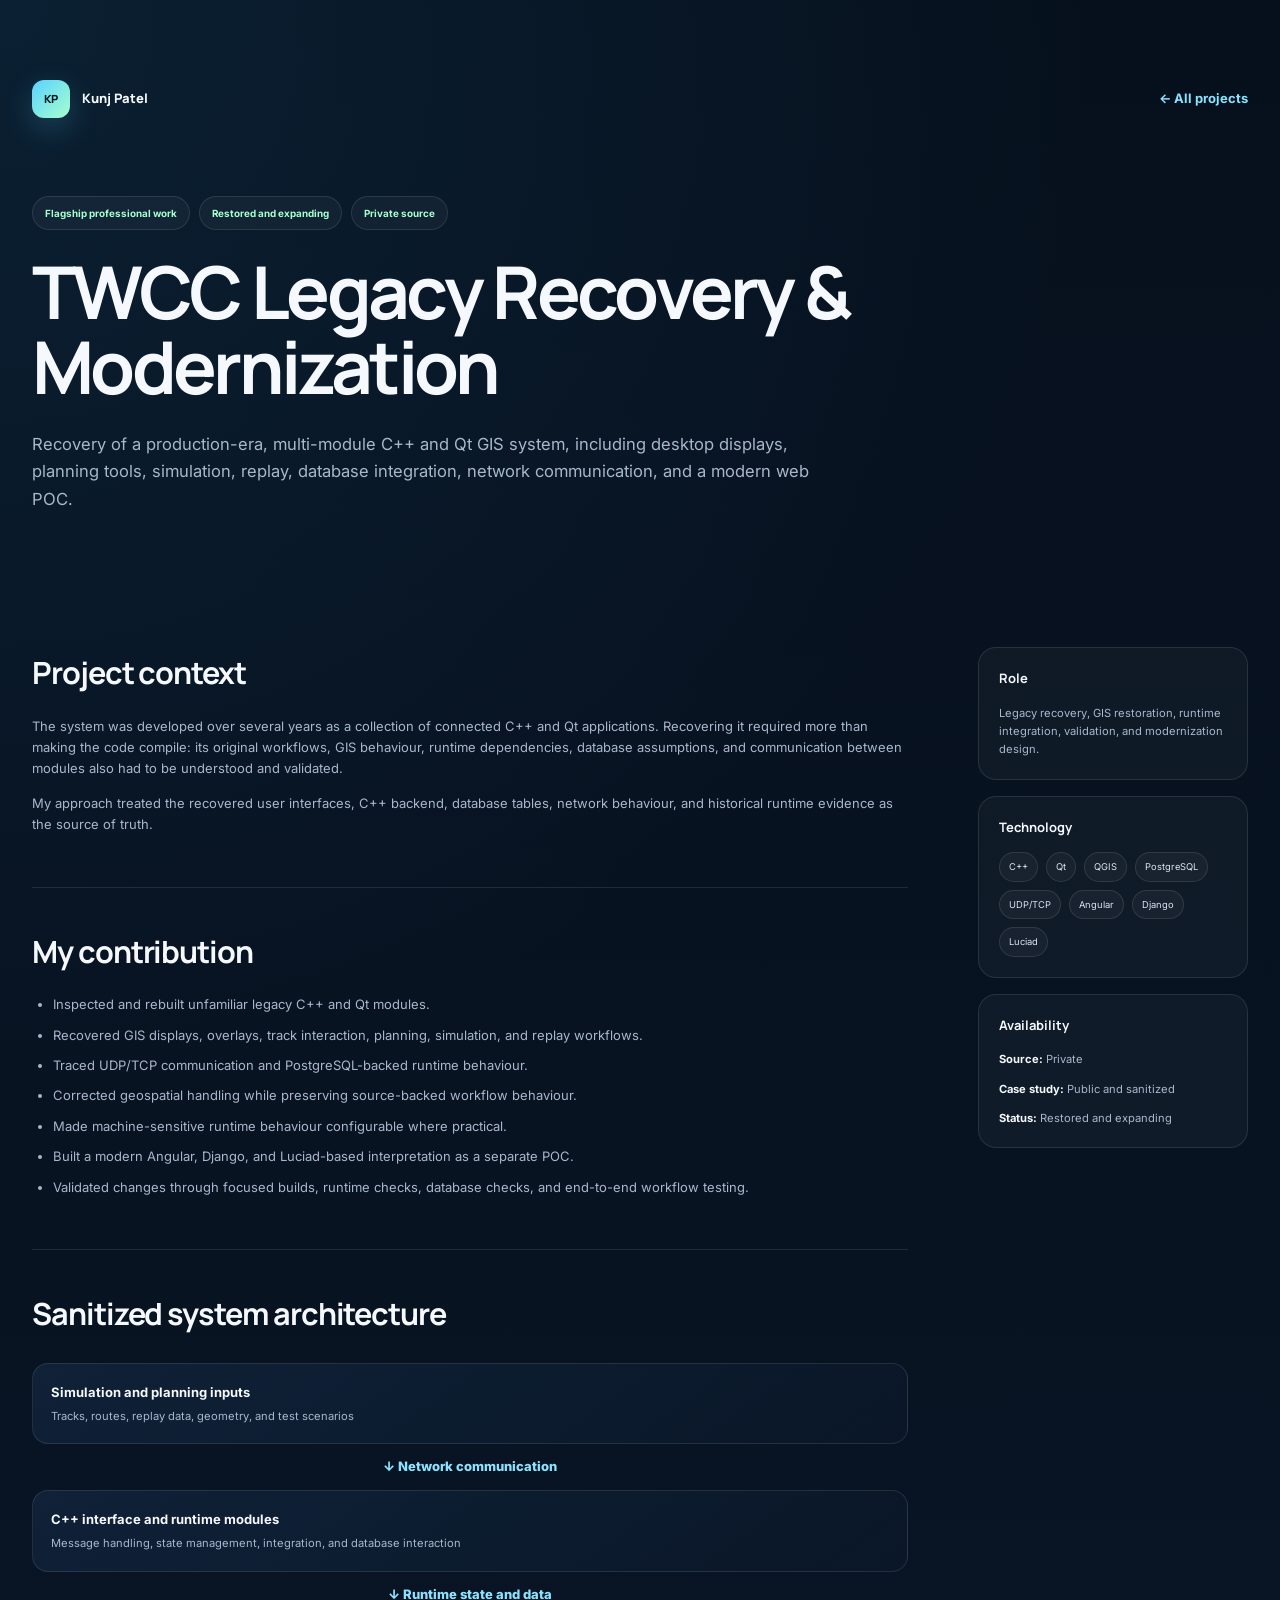
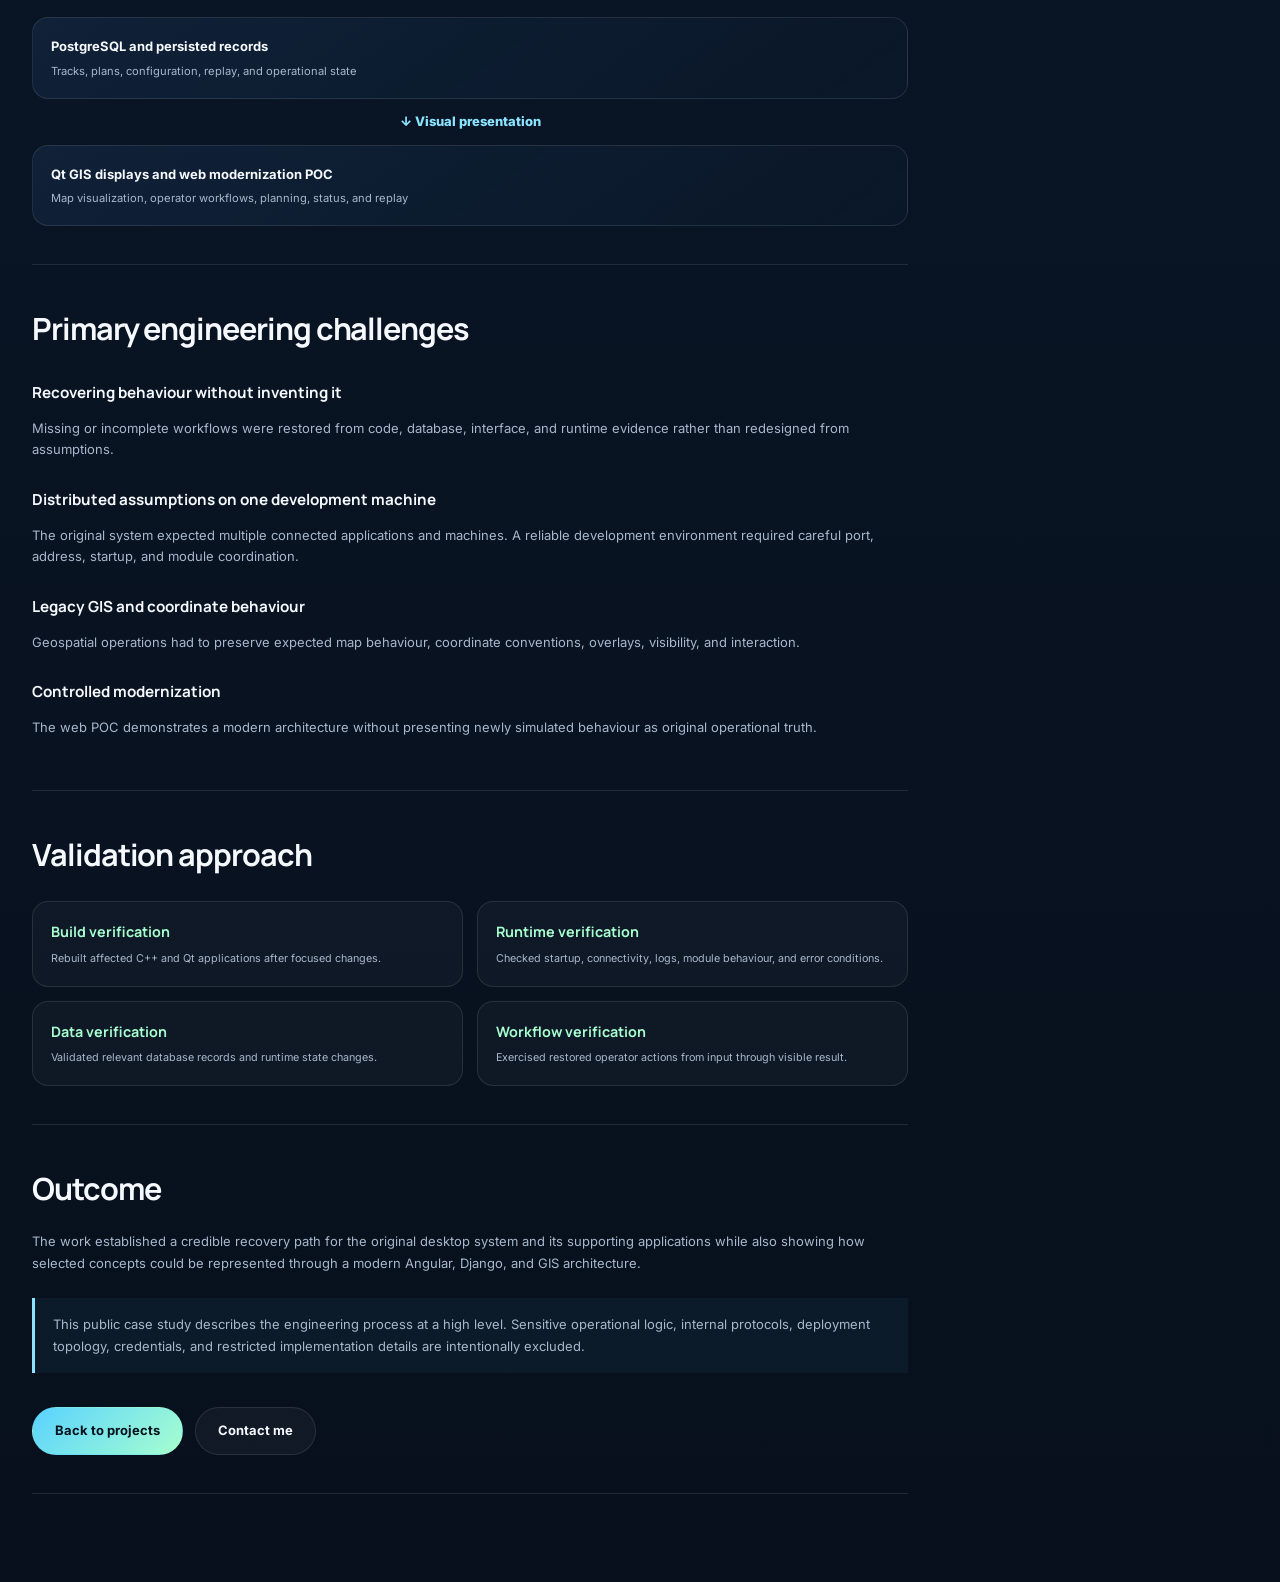
<file: projects/twcc.html>
<!doctype html>
<html lang="en">
<head>
  <meta charset="UTF-8" />
  <meta name="viewport" content="width=device-width, initial-scale=1.0" />
  <meta
    name="description"
    content="Public engineering case study of Kunj Patel's work restoring and modernizing a legacy C++ and Qt GIS system."
  />
  <title>TWCC Legacy Recovery | Kunj Patel</title>
  <link rel="icon" type="image/svg+xml" href="../favicon.svg" />
  <link rel="preconnect" href="https://fonts.googleapis.com" />
  <link rel="preconnect" href="https://fonts.gstatic.com" crossorigin />
  <link
    href="https://fonts.googleapis.com/css2?family=Inter:wght@400;500;600;700;800&family=Manrope:wght@600;700;800&display=swap"
    rel="stylesheet"
  />
  <link rel="stylesheet" href="../styles.css" />
  <link rel="stylesheet" href="./project.css" />
</head>
<body>
  <header class="case-header">
    <div class="shell">
      <nav class="case-nav">
        <a class="brand" href="../index.html">
          <span class="brand-mark">KP</span>
          <span>Kunj Patel</span>
        </a>
        <a class="case-back" href="../index.html#projects">← All projects</a>
      </nav>

      <div class="case-hero">
        <div class="case-labels">
          <span>Flagship professional work</span>
          <span>Restored and expanding</span>
          <span>Private source</span>
        </div>

        <h1>TWCC Legacy Recovery & Modernization</h1>

        <p class="case-lead">
          Recovery of a production-era, multi-module C++ and Qt GIS system,
          including desktop displays, planning tools, simulation, replay,
          database integration, network communication, and a modern web POC.
        </p>
      </div>
    </div>
  </header>

  <main class="section shell">
    <div class="case-layout">
      <article class="case-content">
        <section class="case-section">
          <h2>Project context</h2>
          <p>
            The system was developed over several years as a collection of
            connected C++ and Qt applications. Recovering it required more than
            making the code compile: its original workflows, GIS behaviour,
            runtime dependencies, database assumptions, and communication
            between modules also had to be understood and validated.
          </p>
          <p>
            My approach treated the recovered user interfaces, C++ backend,
            database tables, network behaviour, and historical runtime evidence
            as the source of truth.
          </p>
        </section>

        <section class="case-section">
          <h2>My contribution</h2>
          <ul>
            <li>Inspected and rebuilt unfamiliar legacy C++ and Qt modules.</li>
            <li>Recovered GIS displays, overlays, track interaction, planning, simulation, and replay workflows.</li>
            <li>Traced UDP/TCP communication and PostgreSQL-backed runtime behaviour.</li>
            <li>Corrected geospatial handling while preserving source-backed workflow behaviour.</li>
            <li>Made machine-sensitive runtime behaviour configurable where practical.</li>
            <li>Built a modern Angular, Django, and Luciad-based interpretation as a separate POC.</li>
            <li>Validated changes through focused builds, runtime checks, database checks, and end-to-end workflow testing.</li>
          </ul>
        </section>

        <section class="case-section">
          <h2>Sanitized system architecture</h2>

          <div class="architecture-flow">
            <div class="architecture-node">
              <strong>Simulation and planning inputs</strong>
              <span>Tracks, routes, replay data, geometry, and test scenarios</span>
            </div>

            <div class="architecture-arrow">↓ Network communication</div>

            <div class="architecture-node">
              <strong>C++ interface and runtime modules</strong>
              <span>Message handling, state management, integration, and database interaction</span>
            </div>

            <div class="architecture-arrow">↓ Runtime state and data</div>

            <div class="architecture-node">
              <strong>PostgreSQL and persisted records</strong>
              <span>Tracks, plans, configuration, replay, and operational state</span>
            </div>

            <div class="architecture-arrow">↓ Visual presentation</div>

            <div class="architecture-node">
              <strong>Qt GIS displays and web modernization POC</strong>
              <span>Map visualization, operator workflows, planning, status, and replay</span>
            </div>
          </div>
        </section>

        <section class="case-section">
          <h2>Primary engineering challenges</h2>

          <h3>Recovering behaviour without inventing it</h3>
          <p>
            Missing or incomplete workflows were restored from code, database,
            interface, and runtime evidence rather than redesigned from assumptions.
          </p>

          <h3>Distributed assumptions on one development machine</h3>
          <p>
            The original system expected multiple connected applications and
            machines. A reliable development environment required careful port,
            address, startup, and module coordination.
          </p>

          <h3>Legacy GIS and coordinate behaviour</h3>
          <p>
            Geospatial operations had to preserve expected map behaviour,
            coordinate conventions, overlays, visibility, and interaction.
          </p>

          <h3>Controlled modernization</h3>
          <p>
            The web POC demonstrates a modern architecture without presenting
            newly simulated behaviour as original operational truth.
          </p>
        </section>

        <section class="case-section">
          <h2>Validation approach</h2>

          <div class="evidence-grid">
            <div class="evidence-card">
              <strong>Build verification</strong>
              <span>Rebuilt affected C++ and Qt applications after focused changes.</span>
            </div>

            <div class="evidence-card">
              <strong>Runtime verification</strong>
              <span>Checked startup, connectivity, logs, module behaviour, and error conditions.</span>
            </div>

            <div class="evidence-card">
              <strong>Data verification</strong>
              <span>Validated relevant database records and runtime state changes.</span>
            </div>

            <div class="evidence-card">
              <strong>Workflow verification</strong>
              <span>Exercised restored operator actions from input through visible result.</span>
            </div>
          </div>
        </section>

        <section class="case-section">
          <h2>Outcome</h2>
          <p>
            The work established a credible recovery path for the original
            desktop system and its supporting applications while also showing
            how selected concepts could be represented through a modern
            Angular, Django, and GIS architecture.
          </p>

          <div class="case-note">
            This public case study describes the engineering process at a high
            level. Sensitive operational logic, internal protocols, deployment
            topology, credentials, and restricted implementation details are
            intentionally excluded.
          </div>

          <div class="case-footer-actions">
            <a class="button primary" href="../index.html#projects">Back to projects</a>
            <a class="button secondary" href="../index.html#contact">Contact me</a>
          </div>
        </section>
      </article>

      <aside class="case-sidebar">
        <div class="case-side-card">
          <h3>Role</h3>
          <p>Legacy recovery, GIS restoration, runtime integration, validation, and modernization design.</p>
        </div>

        <div class="case-side-card">
          <h3>Technology</h3>
          <div class="case-stack">
            <span>C++</span>
            <span>Qt</span>
            <span>QGIS</span>
            <span>PostgreSQL</span>
            <span>UDP/TCP</span>
            <span>Angular</span>
            <span>Django</span>
            <span>Luciad</span>
          </div>
        </div>

        <div class="case-side-card">
          <h3>Availability</h3>
          <p><strong>Source:</strong> Private</p>
          <p><strong>Case study:</strong> Public and sanitized</p>
          <p><strong>Status:</strong> Restored and expanding</p>
        </div>
      </aside>
    </div>
  </main>
</body>
</html>
</file>
<file: styles.css>
:root {
  --background: #07111f;
  --background-soft: #0c1829;
  --surface: rgba(15, 29, 48, 0.86);
  --surface-solid: #102038;
  --surface-light: #142842;
  --text: #f5f8fc;
  --muted: #a8b7cb;
  --line: rgba(255, 255, 255, 0.1);
  --accent: #59d2ff;
  --accent-strong: #8be4ff;
  --accent-secondary: #a7ffcf;
  --warning: #ffd98d;
  --shadow: 0 24px 70px rgba(0, 0, 0, 0.32);
  --radius-lg: 28px;
  --radius-md: 20px;
  --radius-sm: 14px;
  --shell: min(1180px, calc(100% - 40px));
}

* {
  box-sizing: border-box;
}

html {
  scroll-behavior: smooth;
  scroll-padding-top: 92px;
}

body {
  margin: 0;
  min-height: 100vh;
  background:
    radial-gradient(circle at top left, rgba(31, 104, 144, 0.18), transparent 32%),
    linear-gradient(180deg, #06101d 0%, #091424 54%, #07101c 100%);
  color: var(--text);
  font-family: "Inter", system-ui, sans-serif;
  line-height: 1.65;
  overflow-x: hidden;
}

a {
  color: inherit;
  text-decoration: none;
}

button, a {
  -webkit-tap-highlight-color: transparent;
}

button {
  font: inherit;
}

.shell {
  width: var(--shell);
  margin: 0 auto;
}

.section {
  padding: 112px 0;
  position: relative;
}

.section-muted {
  background: rgba(255, 255, 255, 0.025);
  border-top: 1px solid var(--line);
  border-bottom: 1px solid var(--line);
}

.ambient {
  position: fixed;
  width: 360px;
  height: 360px;
  border-radius: 50%;
  filter: blur(90px);
  opacity: 0.13;
  pointer-events: none;
  z-index: -1;
}

.ambient-one {
  background: var(--accent);
  top: 15%;
  right: -140px;
}

.ambient-two {
  background: var(--accent-secondary);
  bottom: 5%;
  left: -170px;
}

.site-header {
  position: sticky;
  top: 0;
  z-index: 40;
  backdrop-filter: blur(20px);
  background: rgba(5, 13, 23, 0.76);
  border-bottom: 1px solid var(--line);
}

.nav {
  height: 76px;
  display: flex;
  align-items: center;
  justify-content: space-between;
}

.brand {
  display: inline-flex;
  align-items: center;
  gap: 12px;
  font-family: "Manrope", sans-serif;
  font-weight: 800;
}

.brand-mark {
  width: 38px;
  height: 38px;
  display: grid;
  place-items: center;
  border-radius: 12px;
  color: #02131c;
  background: linear-gradient(135deg, var(--accent), var(--accent-secondary));
  box-shadow: 0 10px 30px rgba(89, 210, 255, 0.22);
  font-size: 0.86rem;
}

.nav-links {
  display: flex;
  align-items: center;
  gap: 28px;
  color: var(--muted);
  font-size: 0.94rem;
  font-weight: 600;
}

.nav-links a {
  transition: color 160ms ease;
}

.nav-links a:hover {
  color: var(--text);
}

.menu-button {
  display: none;
  width: 44px;
  height: 44px;
  border: 1px solid var(--line);
  border-radius: 12px;
  background: var(--surface);
  padding: 10px;
}

.menu-button span {
  display: block;
  height: 2px;
  margin: 5px 0;
  background: var(--text);
}

.hero {
  min-height: calc(100vh - 76px);
  display: grid;
  grid-template-columns: minmax(0, 1.08fr) minmax(360px, 0.92fr);
  align-items: center;
  gap: clamp(48px, 7vw, 96px);
  padding-top: 82px;
}

.eyebrow {
  margin: 0 0 20px;
  color: var(--accent-strong);
  letter-spacing: 0.15em;
  font-size: 0.76rem;
  font-weight: 800;
}

.hero h1,
.section-heading h2,
.contact-card h2 {
  font-family: "Manrope", sans-serif;
  letter-spacing: -0.045em;
  line-height: 1.08;
}

.hero h1 {
  max-width: 820px;
  margin: 0;
  font-size: clamp(3rem, 7vw, 6.3rem);
}

.hero-text {
  max-width: 760px;
  margin: 28px 0 0;
  color: var(--muted);
  font-size: clamp(1.04rem, 1.7vw, 1.25rem);
}

.hero-actions {
  display: flex;
  flex-wrap: wrap;
  align-items: center;
  gap: 14px;
  margin-top: 36px;
}

.button {
  min-height: 48px;
  display: inline-flex;
  align-items: center;
  justify-content: center;
  border-radius: 999px;
  padding: 0 22px;
  border: 1px solid transparent;
  font-weight: 700;
  transition: transform 160ms ease, border-color 160ms ease, background 160ms ease;
}

.button:hover,
.text-link:hover {
  transform: translateY(-2px);
}

.button.primary {
  color: #03131d;
  background: linear-gradient(135deg, var(--accent), var(--accent-secondary));
}

.button.secondary {
  border-color: var(--line);
  background: rgba(255, 255, 255, 0.04);
}

.text-link {
  display: inline-flex;
  gap: 8px;
  padding: 12px 8px;
  color: var(--accent-strong);
  font-weight: 700;
  transition: transform 160ms ease;
}

.hero-stats {
  margin-top: 58px;
  display: grid;
  grid-template-columns: repeat(3, minmax(0, 1fr));
  border-top: 1px solid var(--line);
  padding-top: 24px;
}

.hero-stats div {
  display: flex;
  flex-direction: column;
  gap: 4px;
  padding-right: 20px;
}

.hero-stats strong {
  font-family: "Manrope", sans-serif;
  font-size: 1.05rem;
}

.hero-stats span {
  color: var(--muted);
  font-size: 0.85rem;
}

.hero-panel,
.content-card,
.skill-card,
.project-card,
.contact-card {
  border: 1px solid var(--line);
  background: linear-gradient(145deg, rgba(18, 37, 61, 0.88), rgba(10, 24, 41, 0.82));
  box-shadow: var(--shadow);
}

.hero-panel {
  position: relative;
  border-radius: var(--radius-lg);
  padding: 34px;
  overflow: hidden;
}

.hero-panel::after {
  content: "";
  position: absolute;
  width: 150px;
  height: 150px;
  right: -55px;
  bottom: -55px;
  border-radius: 50%;
  background: radial-gradient(circle, rgba(89, 210, 255, 0.25), transparent 68%);
}

.status-row {
  display: flex;
  align-items: center;
  gap: 9px;
  color: var(--accent-secondary);
  font-size: 0.82rem;
  font-weight: 800;
  text-transform: uppercase;
  letter-spacing: 0.08em;
}

.status-dot {
  width: 9px;
  height: 9px;
  border-radius: 50%;
  background: var(--accent-secondary);
  box-shadow: 0 0 0 6px rgba(167, 255, 207, 0.1);
}

.hero-panel h2 {
  margin: 22px 0 12px;
  font-family: "Manrope", sans-serif;
  font-size: 1.8rem;
  line-height: 1.2;
}

.hero-panel p,
.content-card p,
.timeline-body p,
.project-summary,
.section-heading > p:last-child,
.contact-card p {
  color: var(--muted);
}

.focus-list,
.tag-list,
.project-tags {
  display: flex;
  flex-wrap: wrap;
  gap: 9px;
}

.focus-list {
  margin-top: 24px;
}

.focus-list span,
.tag-list span,
.project-tags span,
.project-badge {
  border: 1px solid var(--line);
  background: rgba(255, 255, 255, 0.045);
  border-radius: 999px;
  padding: 7px 11px;
  font-size: 0.78rem;
  color: #d9e5f2;
}

.section-heading {
  max-width: 850px;
  margin-bottom: 48px;
}

.section-heading h2 {
  margin: 0;
  font-size: clamp(2.25rem, 4.7vw, 4rem);
}

.section-heading > p:last-child {
  max-width: 720px;
  margin: 20px 0 0;
  font-size: 1.02rem;
}

.about-grid {
  display: grid;
  grid-template-columns: repeat(3, minmax(0, 1fr));
  gap: 20px;
}

.content-card,
.skill-card {
  border-radius: var(--radius-md);
  padding: 26px;
}

.content-card h3,
.skill-card h3 {
  margin: 0 0 14px;
  font-family: "Manrope", sans-serif;
  font-size: 1.2rem;
}

.content-card p {
  margin: 0;
}

.timeline {
  display: grid;
  gap: 18px;
}

.timeline-item {
  display: grid;
  grid-template-columns: 140px 1fr;
  gap: 30px;
  padding: 30px 0;
  border-bottom: 1px solid var(--line);
}

.timeline-period {
  color: var(--accent-strong);
  font-weight: 800;
}

.timeline-title {
  display: flex;
  flex-wrap: wrap;
  justify-content: space-between;
  gap: 12px;
  align-items: baseline;
}

.timeline-title h3 {
  margin: 0;
  font-family: "Manrope", sans-serif;
  font-size: 1.35rem;
}

.timeline-title span {
  color: var(--muted);
  font-size: 0.92rem;
}

.timeline-body p {
  max-width: 800px;
  margin: 12px 0 0;
}

.notice {
  color: var(--warning) !important;
  font-size: 0.84rem;
}

.filters {
  display: flex;
  flex-wrap: wrap;
  gap: 10px;
  margin-bottom: 30px;
}

.filter {
  border: 1px solid var(--line);
  border-radius: 999px;
  padding: 10px 16px;
  color: var(--muted);
  background: rgba(255, 255, 255, 0.035);
  cursor: pointer;
}

.filter.active,
.filter:hover {
  color: #04131c;
  border-color: transparent;
  background: var(--accent-strong);
}

.project-grid {
  display: grid;
  grid-template-columns: repeat(2, minmax(0, 1fr));
  gap: 22px;
}

.project-card {
  display: flex;
  flex-direction: column;
  min-height: 410px;
  border-radius: var(--radius-lg);
  padding: 28px;
  transition: transform 180ms ease, border-color 180ms ease;
}

.project-card:hover {
  transform: translateY(-6px);
  border-color: rgba(89, 210, 255, 0.35);
}

.project-card-top {
  display: flex;
  justify-content: space-between;
  gap: 14px;
  align-items: flex-start;
}

.project-number {
  color: rgba(255, 255, 255, 0.3);
  font-family: "Manrope", sans-serif;
  font-size: 2.2rem;
  font-weight: 800;
  line-height: 1;
}

.project-badge {
  color: var(--accent-secondary);
}

.project-card h3 {
  margin: 26px 0 12px;
  font-family: "Manrope", sans-serif;
  font-size: 1.55rem;
  line-height: 1.22;
}

.project-summary {
  margin: 0 0 20px;
}

.project-points {
  margin: 0 0 24px;
  padding-left: 20px;
  color: #d7e2ef;
}

.project-points li + li {
  margin-top: 8px;
}

.project-tags {
  margin-top: auto;
  margin-bottom: 24px;
}

.project-actions {
  display: flex;
  align-items: center;
  gap: 14px;
}

.project-action {
  border: 0;
  background: transparent;
  color: var(--accent-strong);
  padding: 0;
  cursor: pointer;
  font-weight: 800;
}

.project-action:hover {
  text-decoration: underline;
}

.skills-grid {
  display: grid;
  grid-template-columns: repeat(3, minmax(0, 1fr));
  gap: 18px;
}

.contact-card {
  display: grid;
  grid-template-columns: 1fr auto;
  gap: 40px;
  align-items: center;
  border-radius: var(--radius-lg);
  padding: 44px;
}

.contact-card h2 {
  max-width: 780px;
  margin: 0;
  font-size: clamp(2rem, 4vw, 3.4rem);
}

.contact-card p {
  margin: 18px 0 0;
}

.contact-actions {
  display: flex;
  flex-direction: column;
  gap: 10px;
  min-width: 170px;
}

.footer {
  border-top: 1px solid var(--line);
  color: var(--muted);
}

.footer-inner {
  min-height: 90px;
  display: flex;
  align-items: center;
  justify-content: space-between;
  gap: 20px;
  font-size: 0.88rem;
}

.project-modal {
  width: min(760px, calc(100% - 32px));
  max-height: 84vh;
  overflow-y: auto;
  border: 1px solid var(--line);
  border-radius: var(--radius-lg);
  padding: 38px;
  color: var(--text);
  background: #0a1728;
  box-shadow: var(--shadow);
}

.project-modal::backdrop {
  background: rgba(0, 0, 0, 0.72);
  backdrop-filter: blur(6px);
}

.modal-close {
  position: absolute;
  top: 18px;
  right: 22px;
  width: 38px;
  height: 38px;
  border-radius: 50%;
  border: 1px solid var(--line);
  color: var(--text);
  background: rgba(255, 255, 255, 0.05);
  cursor: pointer;
  font-size: 1.35rem;
}

.modal-kicker {
  color: var(--accent-strong);
  font-size: 0.78rem;
  font-weight: 800;
  letter-spacing: 0.12em;
  text-transform: uppercase;
}

.project-modal h2 {
  margin: 10px 44px 16px 0;
  font-family: "Manrope", sans-serif;
  font-size: clamp(1.9rem, 4vw, 3rem);
  line-height: 1.12;
}

.modal-section {
  margin-top: 28px;
}

.modal-section h3 {
  font-family: "Manrope", sans-serif;
}

.modal-section p,
.modal-section li {
  color: var(--muted);
}

.reveal {
  opacity: 0;
  transform: translateY(22px);
  transition: opacity 600ms ease, transform 600ms ease;
}

.reveal.visible {
  opacity: 1;
  transform: translateY(0);
}

@media (max-width: 900px) {
  .hero {
    grid-template-columns: 1fr;
    min-height: auto;
    gap: 44px;
  }

  .about-grid,
  .skills-grid {
    grid-template-columns: repeat(2, minmax(0, 1fr));
  }

  .project-grid {
    grid-template-columns: 1fr;
  }

  .contact-card {
    grid-template-columns: 1fr;
  }

  .contact-actions {
    flex-direction: row;
    flex-wrap: wrap;
  }
}

@media (max-width: 700px) {
  :root {
    --shell: min(100% - 24px, 1180px);
  }

  .section {
    padding: 84px 0;
  }

  .menu-button {
    display: block;
  }

  .nav-links {
    position: absolute;
    left: 12px;
    right: 12px;
    top: 68px;
    display: none;
    flex-direction: column;
    align-items: stretch;
    gap: 0;
    padding: 10px;
    border: 1px solid var(--line);
    border-radius: 16px;
    background: #0b1727;
    box-shadow: var(--shadow);
  }

  .nav-links.open {
    display: flex;
  }

  .nav-links a {
    padding: 12px;
  }

  .hero {
    padding-top: 62px;
  }

  .hero h1 {
    font-size: clamp(2.7rem, 14vw, 4.3rem);
  }

  .hero-stats {
    grid-template-columns: 1fr;
    gap: 16px;
  }

  .about-grid,
  .skills-grid {
    grid-template-columns: 1fr;
  }

  .timeline-item {
    grid-template-columns: 1fr;
    gap: 8px;
  }

  .timeline-title {
    display: block;
  }

  .timeline-title span {
    display: block;
    margin-top: 4px;
  }

  .contact-card,
  .project-card,
  .hero-panel {
    padding: 24px;
  }

  .footer-inner {
    flex-direction: column;
    justify-content: center;
    text-align: center;
    padding: 24px 0;
  }
}

@media (prefers-reduced-motion: reduce) {
  html {
    scroll-behavior: auto;
  }

  *, *::before, *::after {
    animation-duration: 0.01ms !important;
    transition-duration: 0.01ms !important;
  }

  .reveal {
    opacity: 1;
    transform: none;
  }
}


/* Hero visual upgrade */
.nav-contact {
  padding: 10px 17px;
  border: 1px solid rgba(89, 210, 255, 0.38);
  border-radius: 999px;
  color: var(--accent-strong) !important;
  background: rgba(89, 210, 255, 0.06);
}

.nav-contact:hover {
  border-color: var(--accent-strong);
  background: rgba(89, 210, 255, 0.12);
}

.hero-greeting {
  margin: 0 0 2px;
  color: var(--text);
  font-family: "Manrope", sans-serif;
  font-size: clamp(2rem, 4.2vw, 4rem);
  font-weight: 800;
  letter-spacing: -0.04em;
  line-height: 1.05;
}

.hero h1 {
  margin-top: 0;
  font-size: clamp(3.3rem, 7.6vw, 7rem);
  line-height: 0.96;
}

.gradient-name {
  display: inline-block;
  color: transparent;
  background:
    linear-gradient(110deg, #f7fbff 0%, #70dcff 42%, #a7ffcf 76%, #f7fbff 100%);
  background-size: 220% auto;
  background-clip: text;
  -webkit-background-clip: text;
  animation: nameShimmer 8s linear infinite;
}

@keyframes nameShimmer {
  to {
    background-position: 220% center;
  }
}

.hero-role {
  max-width: 770px;
  margin: 22px 0 0;
  color: #dce9f6;
  font-family: "Manrope", sans-serif;
  font-size: clamp(1.25rem, 2.1vw, 1.8rem);
  font-weight: 700;
  line-height: 1.35;
}

.hero-read-more {
  width: fit-content;
  display: flex;
  align-items: center;
  gap: 13px;
  margin-top: 30px;
  color: var(--muted);
  transition: color 160ms ease, transform 160ms ease;
}

.hero-read-more:hover {
  color: var(--text);
  transform: translateX(4px);
}

.hero-read-icon {
  width: 38px;
  height: 38px;
  display: grid;
  place-items: center;
  border: 1px solid var(--line);
  border-radius: 50%;
  color: var(--accent-strong);
  background: rgba(255, 255, 255, 0.04);
}

.hero-read-more > span:last-child {
  display: flex;
  flex-direction: column;
}

.hero-read-more strong {
  font-size: 0.92rem;
}

.hero-read-more small {
  margin-top: 2px;
  font-size: 0.76rem;
}

.hero-visual {
  min-height: 650px;
  position: relative;
  display: grid;
  place-items: center;
  isolation: isolate;
}

.portrait-glow {
  position: absolute;
  width: 82%;
  aspect-ratio: 1;
  border-radius: 50%;
  background:
    radial-gradient(circle at 46% 42%, rgba(105, 222, 255, 0.35), rgba(78, 89, 255, 0.18) 42%, transparent 70%);
  filter: blur(26px);
  z-index: -3;
}

.portrait-frame {
  width: min(440px, 88%);
  aspect-ratio: 4 / 5;
  position: relative;
  overflow: hidden;
  border: 1px solid rgba(255, 255, 255, 0.17);
  border-radius: 45% 55% 52% 48% / 37% 40% 60% 63%;
  background: #172840;
  box-shadow:
    0 34px 100px rgba(0, 0, 0, 0.46),
    0 0 0 12px rgba(89, 210, 255, 0.035),
    0 0 70px rgba(89, 210, 255, 0.16);
  transform: rotate(1deg);
}

.portrait-frame::after {
  content: "";
  position: absolute;
  inset: 0;
  background:
    linear-gradient(180deg, transparent 56%, rgba(5, 13, 24, 0.32)),
    linear-gradient(120deg, rgba(89, 210, 255, 0.08), transparent 35%);
  pointer-events: none;
}

.portrait-frame img {
  width: 100%;
  height: 100%;
  display: block;
  object-fit: cover;
  object-position: center 28%;
  transform: scale(1.035);
}

.portrait-orbit {
  position: absolute;
  border: 1px solid rgba(89, 210, 255, 0.17);
  border-radius: 50%;
  z-index: -2;
}

.orbit-one {
  width: 520px;
  height: 520px;
  animation: orbitRotate 24s linear infinite;
}

.orbit-two {
  width: 600px;
  height: 420px;
  border-color: rgba(167, 255, 207, 0.11);
  transform: rotate(-22deg);
  animation: orbitPulse 7s ease-in-out infinite;
}

@keyframes orbitRotate {
  to {
    transform: rotate(360deg);
  }
}

@keyframes orbitPulse {
  50% {
    transform: rotate(-18deg) scale(1.04);
    opacity: 0.58;
  }
}

.floating-card,
.availability-card {
  position: absolute;
  display: flex;
  align-items: center;
  gap: 11px;
  border: 1px solid rgba(255, 255, 255, 0.12);
  background: rgba(9, 21, 37, 0.79);
  box-shadow: 0 20px 55px rgba(0, 0, 0, 0.32);
  backdrop-filter: blur(16px);
}

.floating-card {
  padding: 13px 15px;
  border-radius: 17px;
}

.floating-card-one {
  top: 18%;
  left: -4%;
}

.floating-card-two {
  top: 58%;
  right: -8%;
}

.floating-icon {
  width: 34px;
  height: 34px;
  display: grid;
  place-items: center;
  border-radius: 11px;
  color: #06121e;
  background: linear-gradient(135deg, var(--accent), var(--accent-secondary));
  font-weight: 900;
}

.floating-card > span:last-child,
.availability-card > span:last-child {
  display: flex;
  flex-direction: column;
}

.floating-card strong,
.availability-card strong {
  font-size: 0.82rem;
}

.floating-card small,
.availability-card small {
  color: var(--muted);
  font-size: 0.69rem;
}

.availability-card {
  right: 7%;
  bottom: 5%;
  padding: 14px 17px;
  border-radius: 18px;
}

@media (max-width: 1040px) {
  .hero {
    grid-template-columns: 1fr;
  }

  .hero-copy {
    max-width: 850px;
  }

  .hero-visual {
    min-height: 610px;
  }

  .floating-card-one {
    left: 5%;
  }

  .floating-card-two {
    right: 3%;
  }
}

@media (max-width: 700px) {
  .hero-visual {
    min-height: 520px;
  }

  .portrait-frame {
    width: min(340px, 88%);
  }

  .portrait-orbit {
    display: none;
  }

  .floating-card {
    display: none;
  }

  .availability-card {
    left: 50%;
    right: auto;
    bottom: 2%;
    transform: translateX(-50%);
    width: max-content;
    max-width: 92%;
  }

  .hero-read-more small {
    max-width: 270px;
  }
}

@media (prefers-reduced-motion: reduce) {
  .gradient-name,
  .portrait-orbit {
    animation: none;
  }
}


/* Milestone 1: professional content */
.button-disabled {
  cursor: not-allowed;
  opacity: 0.64;
  user-select: none;
}

.button-disabled:hover {
  transform: none;
}

.experience-points {
  max-width: 880px;
  margin: 18px 0 0;
  padding-left: 22px;
  color: #d7e2ef;
}

.experience-points li + li {
  margin-top: 10px;
}

.education-grid {
  display: grid;
  grid-template-columns: minmax(0, 1fr);
}

.education-card {
  max-width: 900px;
}

.education-top {
  display: flex;
  justify-content: space-between;
  align-items: flex-start;
  gap: 24px;
}

.education-period {
  margin: 0 0 8px;
  color: var(--accent-strong) !important;
  font-size: 0.82rem;
  font-weight: 800;
  letter-spacing: 0.08em;
  text-transform: uppercase;
}

.education-degree {
  margin: 6px 0 0 !important;
  color: #dce8f4 !important;
  font-weight: 700;
}

.education-score {
  flex: 0 0 auto;
  border: 1px solid var(--line);
  border-radius: 999px;
  padding: 8px 13px;
  color: var(--accent-secondary);
  background: rgba(255, 255, 255, 0.04);
  font-size: 0.8rem;
  font-weight: 800;
}

.education-institute {
  max-width: 720px;
  margin: 18px 0 0 !important;
}

.education-tags {
  margin-top: 22px;
}

@media (max-width: 700px) {
  .education-top {
    flex-direction: column;
  }
}


/* Milestone 2: project credibility and evidence */

.project-meta {
  display: flex;
  flex-wrap: wrap;
  gap: 9px;
  margin: 0 0 22px;
}

.project-status,
.project-visibility {
  display: inline-flex;
  align-items: center;
  gap: 8px;
  border: 1px solid var(--line);
  border-radius: 999px;
  padding: 7px 11px;
  background: rgba(255, 255, 255, 0.035);
  color: #d8e5f1;
  font-size: 0.73rem;
  font-weight: 700;
}

.project-status {
  color: var(--accent-secondary);
}

.project-status-dot {
  width: 7px;
  height: 7px;
  flex: 0 0 auto;
  border-radius: 50%;
  background: var(--accent-secondary);
  box-shadow: 0 0 0 4px rgba(167, 255, 207, 0.08);
}

.project-visibility {
  color: var(--muted);
}

.modal-project-meta {
  display: grid;
  grid-template-columns: repeat(2, minmax(0, 1fr));
  gap: 12px;
  margin-top: 26px;
}

.modal-project-meta > span {
  display: flex;
  flex-direction: column;
  gap: 5px;
  border: 1px solid var(--line);
  border-radius: 15px;
  padding: 15px;
  background: rgba(255, 255, 255, 0.035);
}

.modal-project-meta small {
  color: var(--muted);
  font-size: 0.68rem;
  font-weight: 800;
  letter-spacing: 0.08em;
  text-transform: uppercase;
}

.modal-project-meta strong {
  color: #e7f1fa;
  font-size: 0.84rem;
}

@media (max-width: 600px) {
  .modal-project-meta {
    grid-template-columns: 1fr;
  }
}


/* Native compact desktop layout
   Keeps browser zoom at 100% while using more horizontal space. */
@media (min-width: 1100px) {
  html {
    font-size: 13px;
  }

  body {
    width: auto;
    zoom: 1;
  }

  :root {
    --shell: min(1440px, calc(100% - 64px));
  }

  .nav {
    height: 68px;
  }

  .section {
    padding: 88px 0;
  }

  .hero {
    min-height: calc(100vh - 68px);
    grid-template-columns: minmax(0, 1.02fr) minmax(340px, 0.78fr);
    gap: 64px;
    padding-top: 64px;
  }

  .hero-visual {
    min-height: 560px;
  }

  .case-header {
    padding: 56px 0 34px;
  }

  .case-hero {
    max-width: 1080px;
    margin-top: 56px;
  }

  .case-layout {
    grid-template-columns: minmax(0, 1fr) 300px;
    gap: 48px;
  }

  .case-sidebar {
    top: 88px;
  }

  .case-section {
    padding: 32px 0;
  }
}
</file>
<file: projects/project.css>
.case-header {
  padding: 80px 0 46px;
}

.case-nav {
  display: flex;
  align-items: center;
  justify-content: space-between;
  gap: 20px;
}

.case-back {
  color: var(--accent-strong);
  font-weight: 700;
}

.case-back:hover {
  text-decoration: underline;
}

.case-hero {
  max-width: 940px;
  margin-top: 78px;
}

.case-labels {
  display: flex;
  flex-wrap: wrap;
  gap: 9px;
  margin-bottom: 24px;
}

.case-labels span {
  border: 1px solid var(--line);
  border-radius: 999px;
  padding: 8px 12px;
  color: var(--accent-secondary);
  background: rgba(255, 255, 255, 0.04);
  font-size: 0.76rem;
  font-weight: 700;
}

.case-hero h1 {
  margin: 0;
  font-family: "Manrope", sans-serif;
  font-size: clamp(2.8rem, 7vw, 5.6rem);
  line-height: 1.02;
  letter-spacing: -0.05em;
}

.case-lead {
  max-width: 820px;
  margin: 28px 0 0;
  color: var(--muted);
  font-size: clamp(1.06rem, 2vw, 1.28rem);
}

.case-layout {
  display: grid;
  grid-template-columns: minmax(0, 1fr) 270px;
  gap: 70px;
  align-items: start;
}

.case-content {
  min-width: 0;
}

.case-section {
  padding: 38px 0;
  border-bottom: 1px solid var(--line);
}

.case-section:first-child {
  padding-top: 0;
}

.case-section h2 {
  margin: 0 0 18px;
  font-family: "Manrope", sans-serif;
  font-size: clamp(1.65rem, 3vw, 2.35rem);
  letter-spacing: -0.035em;
}

.case-section h3 {
  margin: 26px 0 10px;
  font-family: "Manrope", sans-serif;
}

.case-section p,
.case-section li {
  color: var(--muted);
}

.case-section ul {
  padding-left: 21px;
}

.case-section li + li {
  margin-top: 9px;
}

.case-sidebar {
  position: sticky;
  top: 110px;
  display: grid;
  gap: 16px;
}

.case-side-card {
  border: 1px solid var(--line);
  border-radius: 18px;
  padding: 20px;
  background: rgba(255, 255, 255, 0.035);
}

.case-side-card h3 {
  margin: 0 0 14px;
  font-family: "Manrope", sans-serif;
  font-size: 1rem;
}

.case-side-card p {
  margin: 0;
  color: var(--muted);
  font-size: 0.86rem;
}

.case-side-card p + p {
  margin-top: 11px;
}

.case-side-card strong {
  color: var(--text);
}

.case-stack {
  display: flex;
  flex-wrap: wrap;
  gap: 8px;
}

.case-stack span {
  border: 1px solid var(--line);
  border-radius: 999px;
  padding: 6px 9px;
  color: #d9e5f2;
  background: rgba(255, 255, 255, 0.04);
  font-size: 0.72rem;
}

.architecture-flow {
  display: grid;
  gap: 12px;
  margin-top: 24px;
}

.architecture-node {
  border: 1px solid var(--line);
  border-radius: 16px;
  padding: 18px;
  background: linear-gradient(
    145deg,
    rgba(18, 37, 61, 0.82),
    rgba(10, 24, 41, 0.75)
  );
}

.architecture-node strong {
  display: block;
  color: var(--text);
}

.architecture-node span {
  display: block;
  margin-top: 4px;
  color: var(--muted);
  font-size: 0.86rem;
}

.architecture-arrow {
  color: var(--accent-strong);
  text-align: center;
  font-weight: 800;
}

.evidence-grid {
  display: grid;
  grid-template-columns: repeat(2, minmax(0, 1fr));
  gap: 14px;
  margin-top: 22px;
}

.evidence-card {
  border: 1px solid var(--line);
  border-radius: 16px;
  padding: 18px;
  background: rgba(255, 255, 255, 0.03);
}

.evidence-card strong {
  display: block;
  color: var(--accent-secondary);
  font-family: "Manrope", sans-serif;
  font-size: 1.1rem;
}

.evidence-card span {
  display: block;
  margin-top: 6px;
  color: var(--muted);
  font-size: 0.83rem;
}

.case-note {
  border-left: 3px solid var(--accent-strong);
  margin-top: 24px;
  padding: 16px 18px;
  color: var(--muted);
  background: rgba(89, 210, 255, 0.05);
}

.case-footer-actions {
  display: flex;
  flex-wrap: wrap;
  gap: 12px;
  padding-top: 34px;
}

@media (max-width: 900px) {
  .case-layout {
    grid-template-columns: 1fr;
  }

  .case-sidebar {
    position: static;
    grid-template-columns: repeat(2, minmax(0, 1fr));
  }
}

@media (max-width: 620px) {
  .case-header {
    padding-top: 50px;
  }

  .case-hero {
    margin-top: 58px;
  }

  .case-sidebar,
  .evidence-grid {
    grid-template-columns: 1fr;
  }

  .case-nav .brand > span:last-child {
    display: none;
  }
}
</file>
